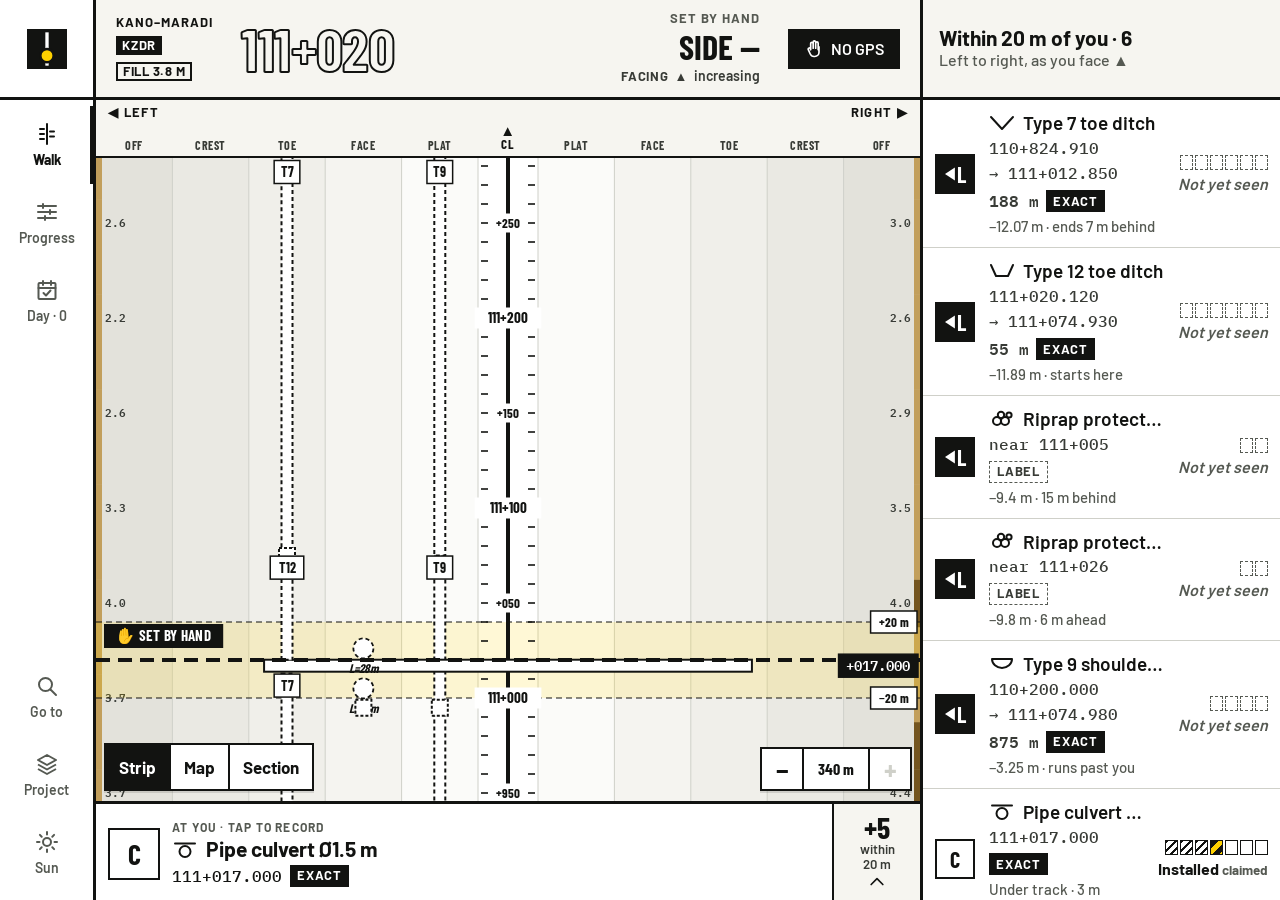
<file: index.html>
<!DOCTYPE html>
<html lang="en">
<head>
  <meta charset="UTF-8">
  <meta name="viewport" content="width=device-width, initial-scale=1.0, viewport-fit=cover, user-scalable=no">
  <title>Drainage Inspector</title>
  <meta name="description" content="Kano–Maradi–Dutse railway drainage inspector: walk the line, record what is built.">
  <meta name="theme-color" content="#F6F5F0">
  <meta name="apple-mobile-web-app-capable" content="yes">
  <meta name="mobile-web-app-capable" content="yes">
  <link rel="manifest" href="manifest.json">
  <link rel="icon" href="data:image/svg+xml,<svg xmlns='http://www.w3.org/2000/svg' viewBox='0 0 24 24'><rect width='24' height='24' fill='%23121311'/><rect x='11' y='2' width='2' height='20' fill='%23fff'/><circle cx='12' cy='16' r='4' fill='%23FFD100' stroke='%23121311' stroke-width='1.5'/></svg>">
  <link rel="stylesheet" href="fonts.css">
  <link rel="stylesheet" href="lib/leaflet.css">
  <link rel="stylesheet" href="ui/app.css?v=20261113_2">
  <link rel="stylesheet" href="ui/desk.css?v=20260929_2">
  <script>
    // Pick the layout before first paint: phone, desk (rail + docked panel) or wide (strip beside the section).
    (function () { var w = window.innerWidth, c = document.documentElement.classList; if (w >= 960) c.add('desk'); if (w >= 1360) c.add('wide'); })();
  </script>
</head>
<body>
  <div id="app">
    <section class="screen" id="scr-walk">
      <header class="pos" id="posHead"></header>
      <!-- desk: the second pane (section or map beside the strip) and the docked list -->
      <div class="pane2 desk-only" id="pane2">
        <div class="pane2-h" id="pane2Head"><div class="seg2"><button data-act="pane" data-v="section">Section</button><button data-act="pane" data-v="map">Map</button></div></div>
        <div class="pane2-b" id="pane2Body"></div>
      </div>
      <aside class="dock desk-only" id="side"></aside>
      <div class="lanes-head" id="laneHead"></div>
      <div class="lanes-head hidden" id="cutHead" style="display:flex;justify-content:space-between;gap:8px;padding:14px 12px;font:700 13px/1 var(--f-sans);letter-spacing:0.06em;white-space:nowrap"></div>
      <div class="viewport" id="vp">
        <div id="stripHost" style="position:absolute;inset:0"></div>
        <div id="mapHost" class="hidden" style="position:absolute;inset:0"></div>
        <div id="cutHost" class="hidden scroll" style="position:absolute;inset:0;touch-action:pan-y"></div>
        <div class="seg3">
          <button data-act="mode" data-mode="strip">Strip</button>
          <button data-act="mode" data-mode="map">Map</button>
          <button data-act="mode" data-mode="section">Section</button>
        </div>
        <button class="recentre hidden" id="recentre" data-act="recentre">Back to me</button>
        <div class="zoom" id="zoomCtl" role="group" aria-label="Strip scale">
          <button data-act="zoom" data-d="1" aria-label="Zoom out" title="Zoom out (−)">−</button>
          <span id="zoomLbl" title="Length of line on screen"></span>
          <button data-act="zoom" data-d="-1" aria-label="Zoom in" title="Zoom in (+)">+</button>
        </div>
      </div>
      <div class="atyou" id="atyou"></div>
    </section>
    <section class="screen" id="scr-section"></section>
    <section class="screen" id="scr-day"></section>

    <nav class="nav">
      <div class="rail-mark desk-only" aria-hidden="true"><svg viewBox="0 0 24 24"><rect width="24" height="24" fill="#121311"/><rect x="11" y="2" width="2" height="20" fill="#fff"/><circle cx="12" cy="16" r="4" fill="#FFD100" stroke="#121311" stroke-width="1.5"/></svg></div>
      <button data-act="tab" data-tab="walk"><svg viewBox="0 0 24 24" fill="none" stroke="currentColor" stroke-width="2" stroke-linecap="round"><path d="M12 2 V22 M5 7 H9 M5 12 H9 M5 17 H9 M15 9.5 H19 M15 14.5 H19"/></svg>Walk</button>
      <button data-act="tab" data-tab="section"><svg viewBox="0 0 24 24" fill="none" stroke="currentColor" stroke-width="2" stroke-linecap="round"><path d="M3 6 H21 M3 12 H21 M3 18 H21 M8 4 V8 M15 10 V14 M10 16 V20"/></svg>Progress</button>
      <button data-act="tab" data-tab="day"><svg viewBox="0 0 24 24" fill="none" stroke="currentColor" stroke-width="2" stroke-linecap="round" stroke-linejoin="round"><rect x="3.5" y="5" width="17" height="16" rx="1"/><path d="M3.5 10 H20.5 M8 3 V7 M16 3 V7 M8.5 15 L11 17.5 L15.5 12.5"/></svg><span id="navDay">Day</span></button>
      <span class="rail-gap desk-only"></span>
      <button class="desk-only" data-act="keypad" title="Go to line + chainage (G)"><svg viewBox="0 0 24 24" fill="none" stroke="currentColor" stroke-width="2" stroke-linecap="round"><circle cx="10.5" cy="10.5" r="6.5"/><path d="M15.5 15.5 L21 21"/></svg>Go to</button>
      <button class="desk-only" data-act="project" title="Project, sub-sections, base data and settings"><svg viewBox="0 0 24 24" fill="none" stroke="currentColor" stroke-width="2" stroke-linejoin="round"><path d="M12 3 L21 8 L12 13 L3 8 Z M3 12.5 L12 17.5 L21 12.5 M3 17 L12 22 L21 17"/></svg>Project</button>
      <button class="desk-only" data-act="theme-toggle" id="railTheme" title="Sun or Office theme"></button>
    </nav>
    <div id="overlay"></div>
    <div id="toastHost"></div>
  </div>

  <!-- design data, bundled so the app starts with no signal -->
  <script src="data/bundle.js?v=20261007_1"></script>
  <script src="data/section01_bundle.js?v=20260930_1"></script>
  <script src="data/section04_bundle.js?v=20261013_1"></script>
  <script src="data/section05_bundle.js?v=20261013_1"></script>
  <script src="data/structures.js?v=20261116_2"></script>
  <script src="data/section02_bundle.js?v=20260929_2"></script>
  <!-- cloud sync of records (queues offline, sends when there is signal) -->
  <script src="config.js?v=20260915_1"></script>
  <script src="sync.js?v=20260915_1"></script>
  <script src="lib/leaflet.js"></script>

  <script src="ui/model.js?v=20261116_4"></script>
  <script src="ui/icons.js?v=20261113_2"></script>
  <script src="ui/strip.js?v=20261116_2"></script>
  <script src="ui/app.js?v=20261116_3"></script>
  <script src="ui/screens.js?v=20261116_3"></script>
  <script src="ui/base.js?v=20261116_2"></script>
  <script>window.DA.boot();</script>
</body>
</html>
</file>
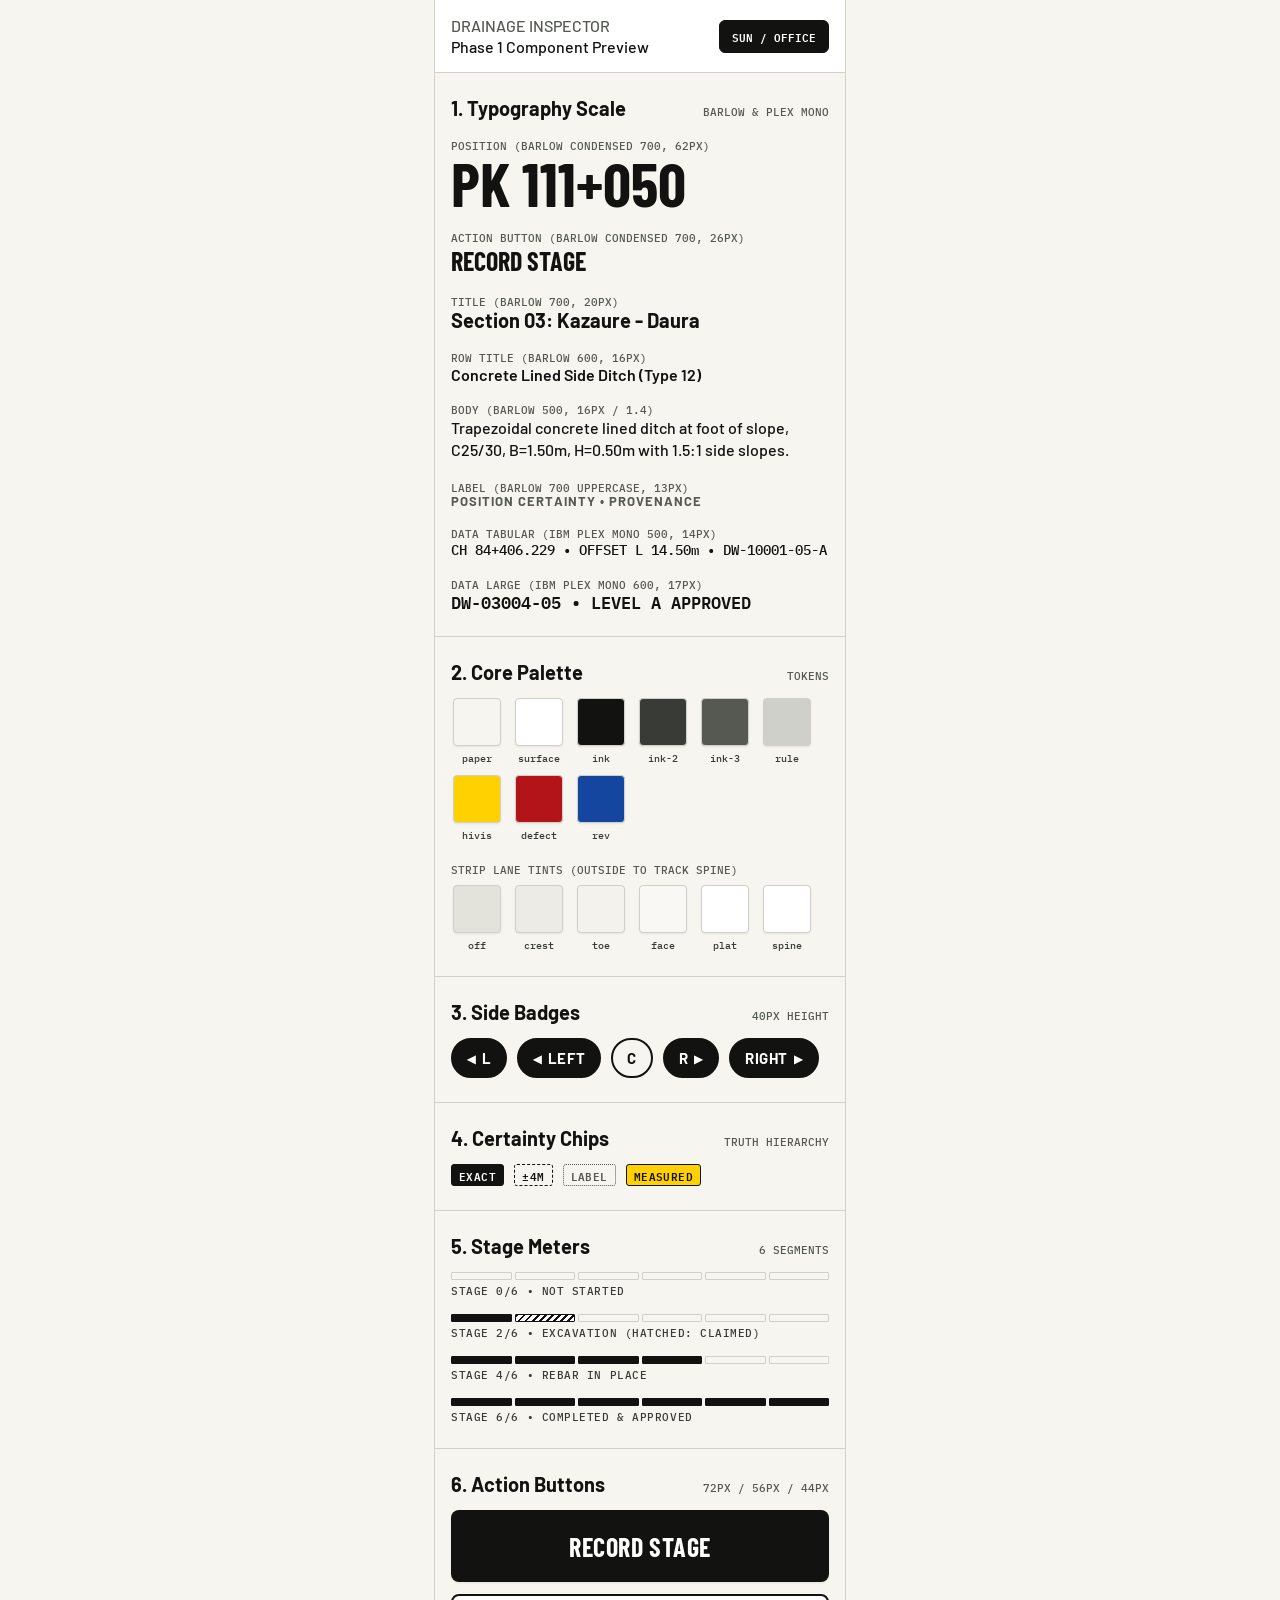
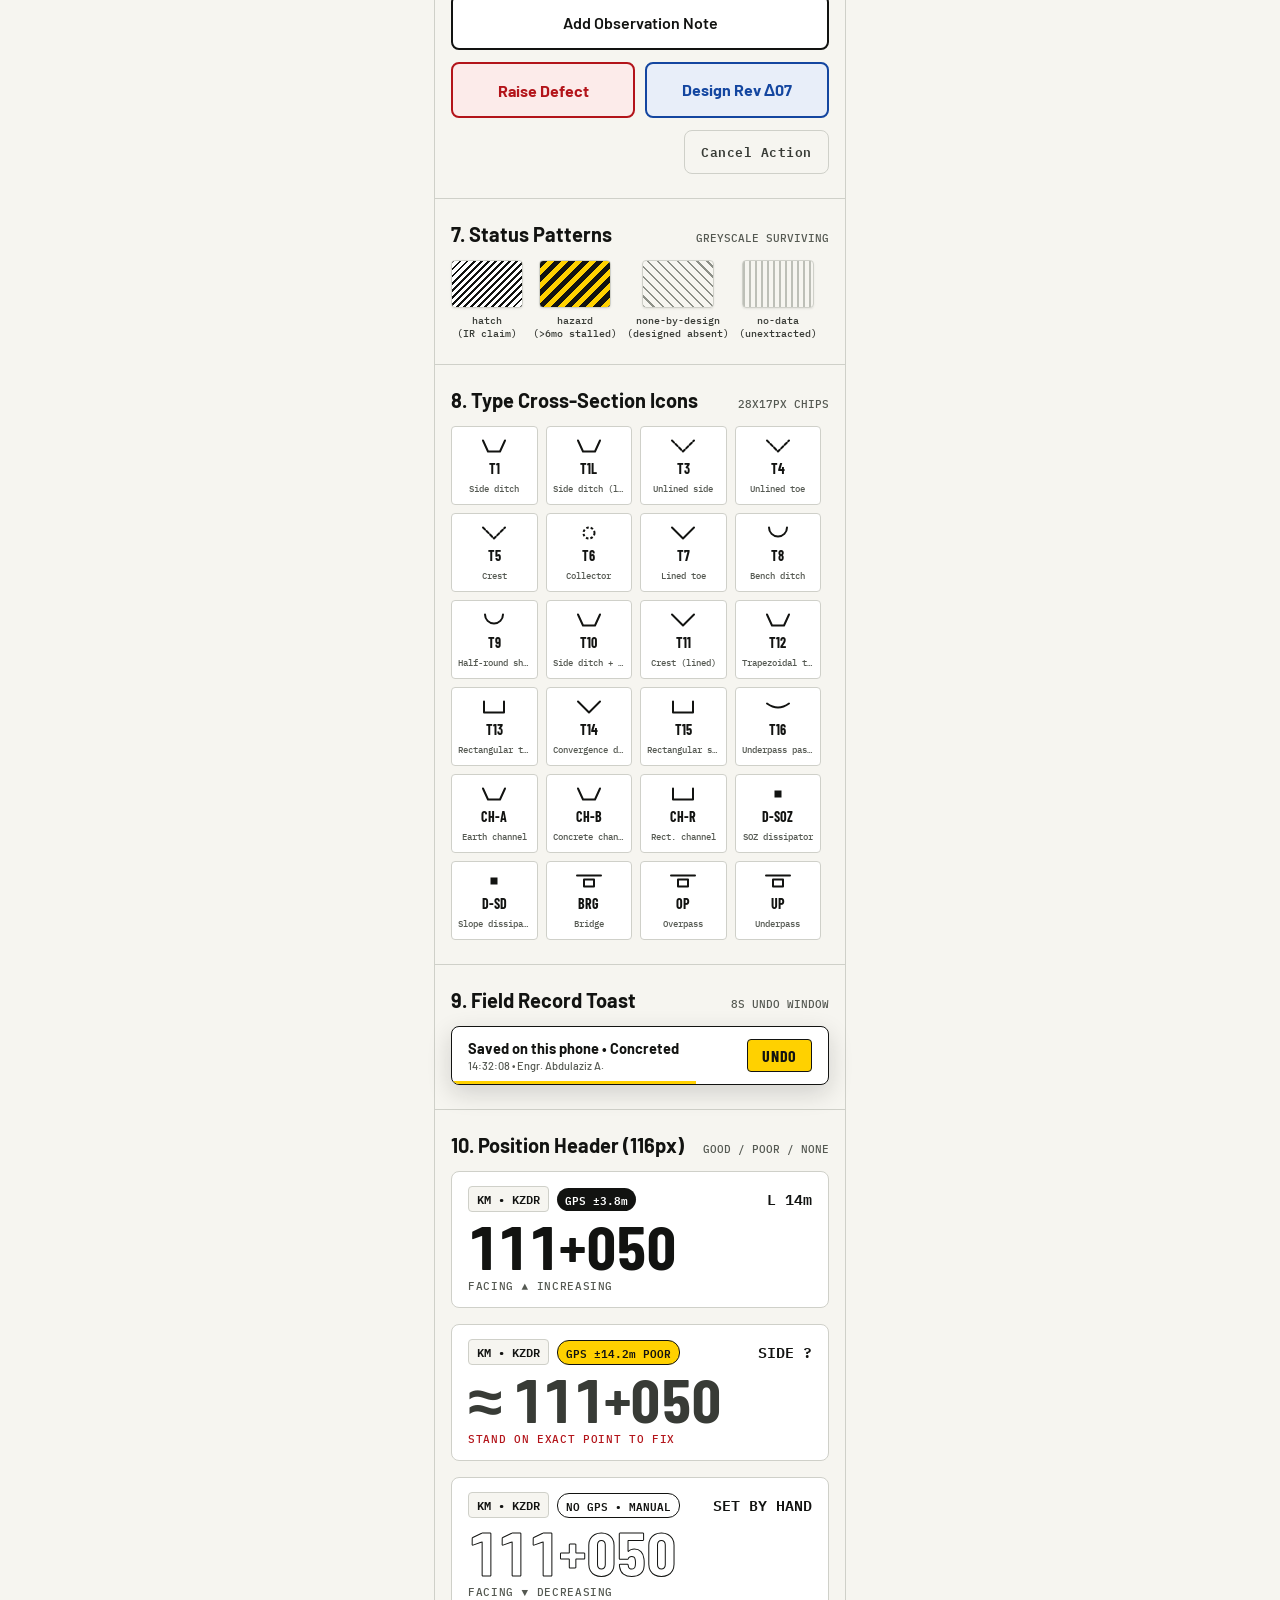
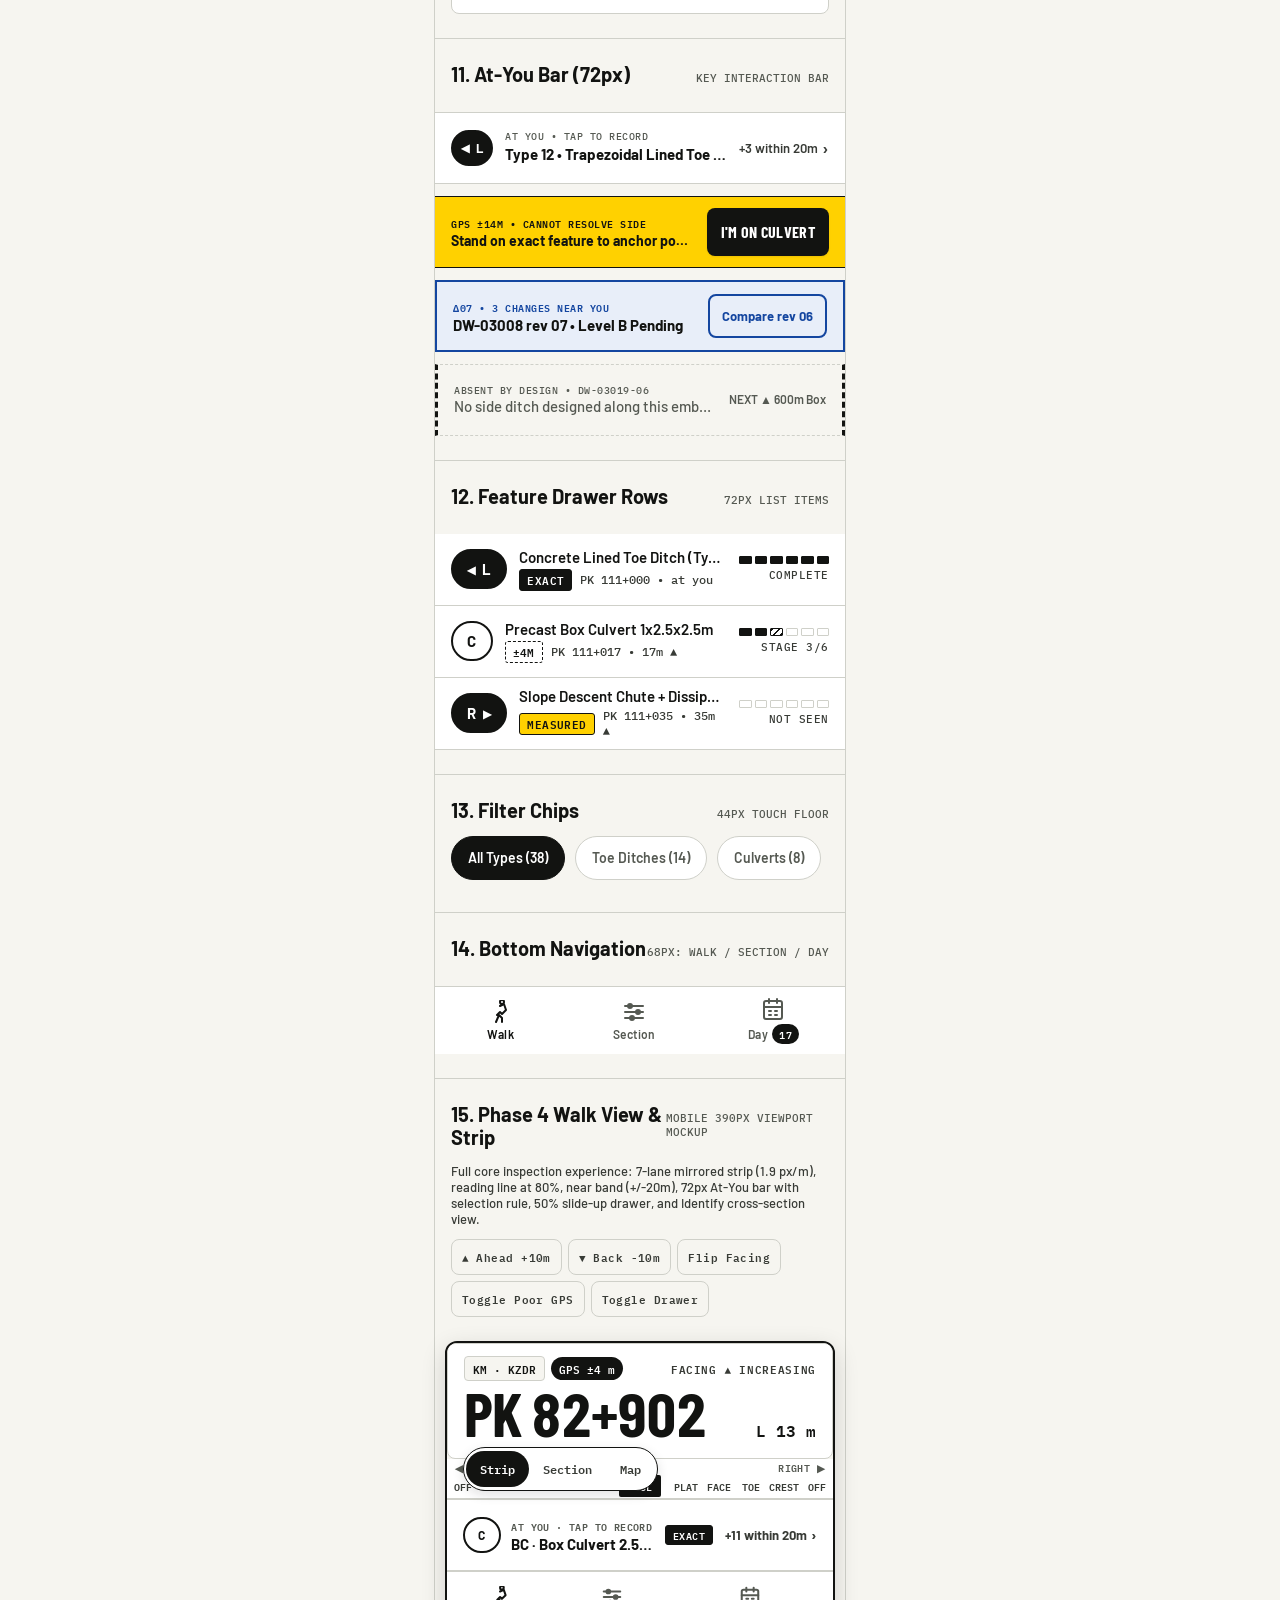
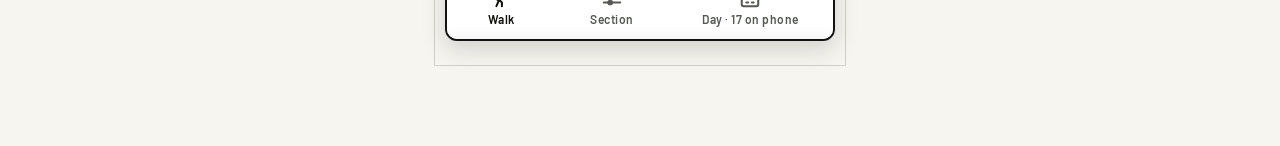
<file: preview.html>
<!DOCTYPE html>
<html lang="en">
<head>
    <meta charset="UTF-8">
    <meta name="viewport" content="width=device-width, initial-scale=1.0, maximum-scale=1.0, user-scalable=no">
    <title>Drainage Inspector - Component Preview (Phase 1)</title>
    
    <!-- Self-hosted Fonts, Design Tokens & Components -->
    <link rel="stylesheet" href="fonts.css">
    <link rel="stylesheet" href="tokens.css">
    <link rel="stylesheet" href="components.css">
    
    <style>
        * {
            box-sizing: border-box;
            margin: 0;
            padding: 0;
        }

        body {
            background-color: var(--paper);
            color: var(--ink);
            min-height: 100vh;
            padding-bottom: 80px;
            font-family: 'Barlow', sans-serif;
            -webkit-font-smoothing: antialiased;
        }
        
        .preview-container {
            max-width: 412px;
            margin: 0 auto;
            border-left: 1px solid var(--rule);
            border-right: 1px solid var(--rule);
            min-height: 100vh;
            background: var(--paper);
        }

        .preview-header {
            padding: 16px;
            border-bottom: 1px solid var(--rule);
            display: flex;
            justify-content: space-between;
            align-items: center;
            background: var(--surface);
            position: sticky;
            top: 0;
            z-index: 100;
        }

        .section {
            padding: 24px 16px;
            border-bottom: 1px solid var(--rule);
        }

        .section-header-row {
            display: flex;
            justify-content: space-between;
            align-items: baseline;
            margin-bottom: 14px;
        }

        .section-desc {
            font-family: 'IBM Plex Mono', monospace;
            font-size: 11px;
            color: var(--ink-3);
            text-transform: uppercase;
        }

        .row {
            display: flex;
            flex-direction: column;
            gap: 12px;
        }
        
        .h-row {
            display: flex;
            gap: 10px;
            flex-wrap: wrap;
            align-items: center;
        }

        .color-box {
            display: flex;
            flex-direction: column;
            align-items: center;
            gap: 6px;
            min-width: 52px;
        }

        .color-swatch {
            width: 48px;
            height: 48px;
            border-radius: var(--radius-sm, 4px);
            border: 1px solid var(--rule);
            box-shadow: var(--shadow-sm);
        }

        .color-label {
            font-family: 'IBM Plex Mono', monospace;
            font-size: 10px;
            color: var(--ink-2);
            text-align: center;
        }

        .pattern-box {
            width: 72px;
            height: 48px;
            border-radius: var(--radius-sm, 4px);
            border: 1px solid var(--rule);
            box-shadow: var(--shadow-sm);
        }

        .icon-card {
            display: flex;
            flex-direction: column;
            align-items: center;
            justify-content: center;
            padding: 10px 6px;
            background: var(--surface);
            border: 1px solid var(--rule);
            border-radius: var(--radius-sm, 4px);
            gap: 6px;
            width: calc(25% - 8px);
            min-width: 78px;
            box-sizing: border-box;
        }

        .icon-card__chip {
            font-family: 'Barlow Condensed', sans-serif;
            font-weight: 700;
            font-size: 14px;
            color: var(--ink);
        }

        .icon-card__label {
            font-family: 'IBM Plex Mono', monospace;
            font-size: 9px;
            color: var(--ink-3);
            text-align: center;
            white-space: nowrap;
            overflow: hidden;
            text-overflow: ellipsis;
            width: 100%;
        }

        .theme-btn {
            background: var(--ink);
            color: var(--surface);
            border: 1px solid var(--ink);
            padding: 6px 12px;
            border-radius: 6px;
            font-family: 'IBM Plex Mono', monospace;
            font-size: 11px;
            font-weight: 600;
            cursor: pointer;
            text-transform: uppercase;
        }
    </style>
</head>
<body>
    <div class="preview-container">
        
        <!-- Header & Theme Toggle -->
        <header class="preview-header">
            <div>
                <div class="font-label" style="color: var(--ink-3);">DRAINAGE INSPECTOR</div>
                <div class="font-row-title" style="margin-top: 2px;">Phase 1 Component Preview</div>
            </div>
            <button id="theme-toggle" class="theme-btn">Sun / Office</button>
        </header>

        <!-- 1. Typography Scale -->
        <section class="section">
            <div class="section-header-row">
                <h2 class="di-section-title" style="margin-bottom:0; border:none; padding:0;">1. Typography Scale</h2>
                <span class="section-desc">Barlow & Plex Mono</span>
            </div>
            
            <div class="row" style="gap: 14px;">
                <div>
                    <span class="section-desc">Position (Barlow Condensed 700, 62px)</span>
                    <div style="font: var(--font-position); color: var(--ink);">PK 111+050</div>
                </div>
                <div>
                    <span class="section-desc">Action Button (Barlow Condensed 700, 26px)</span>
                    <div style="font: var(--font-action); color: var(--ink); text-transform: uppercase;">RECORD STAGE</div>
                </div>
                <div>
                    <span class="section-desc">Title (Barlow 700, 20px)</span>
                    <div style="font: var(--font-title); color: var(--ink);">Section 03: Kazaure - Daura</div>
                </div>
                <div>
                    <span class="section-desc">Row Title (Barlow 600, 16px)</span>
                    <div style="font: var(--font-row-title); color: var(--ink);">Concrete Lined Side Ditch (Type 12)</div>
                </div>
                <div>
                    <span class="section-desc">Body (Barlow 500, 16px / 1.4)</span>
                    <div style="font: var(--font-body); color: var(--ink);">Trapezoidal concrete lined ditch at foot of slope, C25/30, B=1.50m, H=0.50m with 1.5:1 side slopes.</div>
                </div>
                <div>
                    <span class="section-desc">Label (Barlow 700 uppercase, 13px)</span>
                    <div style="font: var(--font-label); color: var(--ink-3); text-transform: uppercase; letter-spacing: 0.08em;">POSITION CERTAINTY &bull; PROVENANCE</div>
                </div>
                <div>
                    <span class="section-desc">Data Tabular (IBM Plex Mono 500, 14px)</span>
                    <div style="font: var(--font-data); color: var(--ink);">CH 84+406.229 &bull; OFFSET L 14.50m &bull; DW-10001-05-A</div>
                </div>
                <div>
                    <span class="section-desc">Data Large (IBM Plex Mono 600, 17px)</span>
                    <div style="font: var(--font-data-lg); color: var(--ink);">DW-03004-05 &bull; LEVEL A APPROVED</div>
                </div>
            </div>
        </section>

        <!-- 2. Color Tokens -->
        <section class="section">
            <div class="section-header-row">
                <h2 class="di-section-title" style="margin-bottom:0; border:none; padding:0;">2. Core Palette</h2>
                <span class="section-desc">Tokens</span>
            </div>
            
            <div class="h-row" style="margin-bottom: 16px;">
                <div class="color-box">
                    <div class="color-swatch" style="background: var(--paper);"></div>
                    <div class="color-label">paper</div>
                </div>
                <div class="color-box">
                    <div class="color-swatch" style="background: var(--surface);"></div>
                    <div class="color-label">surface</div>
                </div>
                <div class="color-box">
                    <div class="color-swatch" style="background: var(--ink);"></div>
                    <div class="color-label">ink</div>
                </div>
                <div class="color-box">
                    <div class="color-swatch" style="background: var(--ink-2);"></div>
                    <div class="color-label">ink-2</div>
                </div>
                <div class="color-box">
                    <div class="color-swatch" style="background: var(--ink-3);"></div>
                    <div class="color-label">ink-3</div>
                </div>
                <div class="color-box">
                    <div class="color-swatch" style="background: var(--rule);"></div>
                    <div class="color-label">rule</div>
                </div>
                <div class="color-box">
                    <div class="color-swatch" style="background: var(--hivis);"></div>
                    <div class="color-label">hivis</div>
                </div>
                <div class="color-box">
                    <div class="color-swatch" style="background: var(--defect);"></div>
                    <div class="color-label">defect</div>
                </div>
                <div class="color-box">
                    <div class="color-swatch" style="background: var(--rev);"></div>
                    <div class="color-label">rev</div>
                </div>
            </div>

            <span class="section-desc">Strip Lane Tints (outside to track spine)</span>
            <div class="h-row" style="margin-top: 8px;">
                <div class="color-box"><div class="color-swatch" style="background: var(--lane-off);"></div><div class="color-label">off</div></div>
                <div class="color-box"><div class="color-swatch" style="background: var(--lane-crest);"></div><div class="color-label">crest</div></div>
                <div class="color-box"><div class="color-swatch" style="background: var(--lane-toe);"></div><div class="color-label">toe</div></div>
                <div class="color-box"><div class="color-swatch" style="background: var(--lane-face);"></div><div class="color-label">face</div></div>
                <div class="color-box"><div class="color-swatch" style="background: var(--lane-plat);"></div><div class="color-label">plat</div></div>
                <div class="color-box"><div class="color-swatch" style="background: var(--lane-spine);"></div><div class="color-label">spine</div></div>
            </div>
        </section>

        <!-- 3. Side Badges -->
        <section class="section">
            <div class="section-header-row">
                <h2 class="di-section-title" style="margin-bottom:0; border:none; padding:0;">3. Side Badges</h2>
                <span class="section-desc">40px height</span>
            </div>
            <div class="h-row">
                <div class="di-side-badge di-side-badge--left"><span class="di-side-arrow">&#x25C0;</span> L</div>
                <div class="di-side-badge di-side-badge--left"><span class="di-side-arrow">&#x25C0;</span> LEFT</div>
                <div class="di-side-badge di-side-badge--centre">C</div>
                <div class="di-side-badge di-side-badge--right">R <span class="di-side-arrow">&#x25B6;</span></div>
                <div class="di-side-badge di-side-badge--right">RIGHT <span class="di-side-arrow">&#x25B6;</span></div>
            </div>
        </section>

        <!-- 4. Position Certainty Chips -->
        <section class="section">
            <div class="section-header-row">
                <h2 class="di-section-title" style="margin-bottom:0; border:none; padding:0;">4. Certainty Chips</h2>
                <span class="section-desc">Truth hierarchy</span>
            </div>
            <div class="h-row">
                <span class="di-certainty di-certainty--exact">EXACT</span>
                <span class="di-certainty di-certainty--derived">&plusmn;4m</span>
                <span class="di-certainty di-certainty--label">LABEL</span>
                <span class="di-certainty di-certainty--measured">MEASURED</span>
            </div>
        </section>

        <!-- 5. Stage Meters -->
        <section class="section">
            <div class="section-header-row">
                <h2 class="di-section-title" style="margin-bottom:0; border:none; padding:0;">5. Stage Meters</h2>
                <span class="section-desc">6 segments</span>
            </div>
            <div class="row" style="gap: 16px;">
                <div>
                    <div class="di-stage-meter">
                        <div class="di-stage-meter__bars">
                            <div class="di-stage-meter__segment"></div>
                            <div class="di-stage-meter__segment"></div>
                            <div class="di-stage-meter__segment"></div>
                            <div class="di-stage-meter__segment"></div>
                            <div class="di-stage-meter__segment"></div>
                            <div class="di-stage-meter__segment"></div>
                        </div>
                        <div class="di-stage-meter__label">Stage 0/6 &bull; Not Started</div>
                    </div>
                </div>
                <div>
                    <div class="di-stage-meter">
                        <div class="di-stage-meter__bars">
                            <div class="di-stage-meter__segment di-stage-meter__segment--complete"></div>
                            <div class="di-stage-meter__segment di-stage-meter__segment--partial"></div>
                            <div class="di-stage-meter__segment"></div>
                            <div class="di-stage-meter__segment"></div>
                            <div class="di-stage-meter__segment"></div>
                            <div class="di-stage-meter__segment"></div>
                        </div>
                        <div class="di-stage-meter__label">Stage 2/6 &bull; Excavation (Hatched: Claimed)</div>
                    </div>
                </div>
                <div>
                    <div class="di-stage-meter">
                        <div class="di-stage-meter__bars">
                            <div class="di-stage-meter__segment di-stage-meter__segment--complete"></div>
                            <div class="di-stage-meter__segment di-stage-meter__segment--complete"></div>
                            <div class="di-stage-meter__segment di-stage-meter__segment--complete"></div>
                            <div class="di-stage-meter__segment di-stage-meter__segment--complete"></div>
                            <div class="di-stage-meter__segment"></div>
                            <div class="di-stage-meter__segment"></div>
                        </div>
                        <div class="di-stage-meter__label">Stage 4/6 &bull; Rebar In Place</div>
                    </div>
                </div>
                <div>
                    <div class="di-stage-meter">
                        <div class="di-stage-meter__bars">
                            <div class="di-stage-meter__segment di-stage-meter__segment--complete"></div>
                            <div class="di-stage-meter__segment di-stage-meter__segment--complete"></div>
                            <div class="di-stage-meter__segment di-stage-meter__segment--complete"></div>
                            <div class="di-stage-meter__segment di-stage-meter__segment--complete"></div>
                            <div class="di-stage-meter__segment di-stage-meter__segment--complete"></div>
                            <div class="di-stage-meter__segment di-stage-meter__segment--complete"></div>
                        </div>
                        <div class="di-stage-meter__label">Stage 6/6 &bull; Completed &amp; Approved</div>
                    </div>
                </div>
            </div>
        </section>

        <!-- 6. Action Buttons -->
        <section class="section">
            <div class="section-header-row">
                <h2 class="di-section-title" style="margin-bottom:0; border:none; padding:0;">6. Action Buttons</h2>
                <span class="section-desc">72px / 56px / 44px</span>
            </div>
            <div class="row">
                <button class="di-btn di-btn--primary">RECORD STAGE</button>
                <button class="di-btn di-btn--secondary">Add Observation Note</button>
                <div class="h-row" style="justify-content: space-between;">
                    <button class="di-btn di-btn--defect" style="flex: 1;">Raise Defect</button>
                    <button class="di-btn di-btn--rev" style="flex: 1;">Design Rev &Delta;07</button>
                </div>
                <div style="display:flex; justify-content: flex-end;">
                    <button class="di-btn di-btn--tertiary">Cancel Action</button>
                </div>
            </div>
        </section>

        <!-- 7. Reasoning Patterns -->
        <section class="section">
            <div class="section-header-row">
                <h2 class="di-section-title" style="margin-bottom:0; border:none; padding:0;">7. Status Patterns</h2>
                <span class="section-desc">Greyscale surviving</span>
            </div>
            <div class="h-row">
                <div class="color-box">
                    <div class="pattern-box di-pattern--hatch"></div>
                    <div class="color-label">hatch<br>(IR claim)</div>
                </div>
                <div class="color-box">
                    <div class="pattern-box di-pattern--hazard"></div>
                    <div class="color-label">hazard<br>(&gt;6mo stalled)</div>
                </div>
                <div class="color-box">
                    <div class="pattern-box di-pattern--none-by-design"></div>
                    <div class="color-label">none-by-design<br>(designed absent)</div>
                </div>
                <div class="color-box">
                    <div class="pattern-box di-pattern--no-data"></div>
                    <div class="color-label">no-data<br>(unextracted)</div>
                </div>
            </div>
        </section>

        <!-- 8. Cross-Section Type Icons -->
        <section class="section">
            <div class="section-header-row">
                <h2 class="di-section-title" style="margin-bottom:0; border:none; padding:0;">8. Type Cross-Section Icons</h2>
                <span class="section-desc">28x17px chips</span>
            </div>
            <div id="icon-catalogue-grid" class="h-row" style="gap: 8px;">
                <!-- Populated dynamically from window.TYPE_CATALOGUE -->
            </div>
        </section>

        <!-- 9. Toast with 8s Undo -->
        <section class="section">
            <div class="section-header-row">
                <h2 class="di-section-title" style="margin-bottom:0; border:none; padding:0;">9. Field Record Toast</h2>
                <span class="section-desc">8s Undo window</span>
            </div>
            <div class="di-toast" style="--toast-progress: 65%;">
                <div>
                    <div class="di-toast__message">Saved on this phone &bull; Concreted</div>
                    <div class="font-data" style="color: var(--ink-3); font-size: 11px; margin-top: 2px;">14:32:08 &bull; Engr. Abdulaziz A.</div>
                </div>
                <button class="di-toast__action">UNDO</button>
            </div>
        </section>

        <!-- 10. Position Header (3 GPS States) -->
        <section class="section">
            <div class="section-header-row">
                <h2 class="di-section-title" style="margin-bottom:0; border:none; padding:0;">10. Position Header (116px)</h2>
                <span class="section-desc">Good / Poor / None</span>
            </div>
            
            <div class="row" style="gap: 16px;">
                <!-- Good GPS -->
                <div class="di-position-header">
                    <div class="di-position-header__top">
                        <div class="di-chip-group">
                            <span class="di-chip-section">KM &bull; KZDR</span>
                            <span class="di-gps-chip di-gps-chip--good">GPS &plusmn;3.8m</span>
                        </div>
                        <div class="di-position-header__side">L 14m</div>
                    </div>
                    <div class="di-position-header__mid">
                        <div class="di-position-header__chainage">111+050</div>
                    </div>
                    <div class="di-position-header__facing">FACING &#x25B2; INCREASING</div>
                </div>

                <!-- Poor GPS -->
                <div class="di-position-header" style="background: var(--surface);">
                    <div class="di-position-header__top">
                        <div class="di-chip-group">
                            <span class="di-chip-section">KM &bull; KZDR</span>
                            <span class="di-gps-chip di-gps-chip--poor">GPS &plusmn;14.2m POOR</span>
                        </div>
                        <div class="di-position-header__side">SIDE ?</div>
                    </div>
                    <div class="di-position-header__mid">
                        <div class="di-position-header__chainage" style="color: var(--ink-2);">&#x2248; 111+050</div>
                    </div>
                    <div class="di-position-header__facing" style="color: var(--defect);">STAND ON EXACT POINT TO FIX</div>
                </div>

                <!-- Manual / No GPS -->
                <div class="di-position-header" style="background: var(--surface);">
                    <div class="di-position-header__top">
                        <div class="di-chip-group">
                            <span class="di-chip-section">KM &bull; KZDR</span>
                            <span class="di-gps-chip di-gps-chip--none">NO GPS &bull; MANUAL</span>
                        </div>
                        <div class="di-position-header__side">SET BY HAND</div>
                    </div>
                    <div class="di-position-header__mid">
                        <div class="di-position-header__chainage" style="color: var(--ink-3); -webkit-text-stroke: 1px var(--ink); color: transparent;">111+050</div>
                    </div>
                    <div class="di-position-header__facing">FACING &#x25BC; DECREASING</div>
                </div>
            </div>
        </section>

        <!-- 11. At-You Bar (4 Variants) -->
        <section class="section" style="padding-left: 0; padding-right: 0;">
            <div style="padding: 0 16px 12px 16px;">
                <div class="section-header-row">
                    <h2 class="di-section-title" style="margin-bottom:0; border:none; padding:0;">11. At-You Bar (72px)</h2>
                    <span class="section-desc">Key interaction bar</span>
                </div>
            </div>
            
            <div class="row" style="gap: 12px;">
                <!-- 1. Normal Feature at you -->
                <div class="di-at-you-bar">
                    <div class="di-at-you-bar__left">
                        <div class="di-side-badge di-side-badge--left" style="height: 36px; min-width: 36px; padding: 0 10px; font-size: 13px;"><span class="di-side-arrow">&#x25C0;</span> L</div>
                        <div class="di-at-you-bar__info">
                            <div class="di-at-you-bar__sub">AT YOU &bull; TAP TO RECORD</div>
                            <div class="di-at-you-bar__title">Type 12 &bull; Trapezoidal Lined Toe <span class="di-certainty di-certainty--exact" style="margin-left: 4px;">EXACT</span></div>
                        </div>
                    </div>
                    <div class="di-at-you-bar__right">
                        <span>+3 within 20m</span>
                        <span style="font-size: 18px; line-height: 1;">&#x203A;</span>
                    </div>
                </div>

                <!-- 2. Poor GPS variant -->
                <div class="di-at-you-bar di-at-you-bar--poor">
                    <div class="di-at-you-bar__left">
                        <div class="di-at-you-bar__info">
                            <div class="di-at-you-bar__sub" style="color: #121311; font-weight: 700;">GPS &plusmn;14m &bull; CANNOT RESOLVE SIDE</div>
                            <div class="di-at-you-bar__title" style="color: #121311; font-size: 14px;">Stand on exact feature to anchor position</div>
                        </div>
                    </div>
                    <button class="di-btn di-btn--primary" style="height: 48px; width: auto; font-size: 16px; padding: 0 14px; margin-bottom: 0;">I'm On Culvert</button>
                </div>

                <!-- 3. Revision View variant -->
                <div class="di-at-you-bar di-at-you-bar--rev">
                    <div class="di-at-you-bar__left">
                        <div class="di-at-you-bar__info">
                            <div class="di-at-you-bar__sub" style="color: var(--rev); font-weight: 700;">&Delta;07 &bull; 3 CHANGES NEAR YOU</div>
                            <div class="di-at-you-bar__title">DW-03008 rev 07 &bull; Level B Pending</div>
                        </div>
                    </div>
                    <button class="di-btn di-btn--rev" style="height: 44px; font-size: 13px; padding: 0 12px; margin-bottom: 0;">Compare rev 06</button>
                </div>

                <!-- 4. Empty by design variant -->
                <div class="di-at-you-bar di-at-you-bar--empty">
                    <div class="di-at-you-bar__left">
                        <div class="di-at-you-bar__info">
                            <div class="di-at-you-bar__sub">ABSENT BY DESIGN &bull; DW-03019-06</div>
                            <div class="di-at-you-bar__title" style="color: var(--ink-3); font-weight: 500;">No side ditch designed along this embankment fill</div>
                        </div>
                    </div>
                    <div class="di-at-you-bar__right" style="color: var(--ink-3); font-size: 12px;">
                        <span>NEXT &#x25B2; 600m Box</span>
                    </div>
                </div>
            </div>
        </section>

        <!-- 12. Feature Rows (72px, Drawer List) -->
        <section class="section" style="padding-left: 0; padding-right: 0;">
            <div style="padding: 0 16px 12px 16px;">
                <div class="section-header-row">
                    <h2 class="di-section-title" style="margin-bottom:0; border:none; padding:0;">12. Feature Drawer Rows</h2>
                    <span class="section-desc">72px list items</span>
                </div>
            </div>
            
            <div class="row" style="gap: 0;">
                <!-- Feature 1: Complete -->
                <div class="di-feature-row">
                    <div class="di-feature-row__left">
                        <div class="di-side-badge di-side-badge--left"><span class="di-side-arrow">&#x25C0;</span> L</div>
                    </div>
                    <div class="di-feature-row__center">
                        <div class="di-feature-row__name">Concrete Lined Toe Ditch (Type 12)</div>
                        <div class="di-feature-row__details">
                            <span class="di-certainty di-certainty--exact">EXACT</span>
                            <span>PK 111+000 &bull; at you</span>
                        </div>
                    </div>
                    <div class="di-feature-row__right">
                        <div class="di-stage-meter">
                            <div class="di-stage-meter__bars" style="margin:0;">
                                <div class="di-stage-meter__segment di-stage-meter__segment--complete"></div>
                                <div class="di-stage-meter__segment di-stage-meter__segment--complete"></div>
                                <div class="di-stage-meter__segment di-stage-meter__segment--complete"></div>
                                <div class="di-stage-meter__segment di-stage-meter__segment--complete"></div>
                                <div class="di-stage-meter__segment di-stage-meter__segment--complete"></div>
                                <div class="di-stage-meter__segment di-stage-meter__segment--complete"></div>
                            </div>
                            <div class="di-stage-meter__label" style="text-align: right;">COMPLETE</div>
                        </div>
                    </div>
                </div>
                
                <!-- Feature 2: In progress / Derived -->
                <div class="di-feature-row">
                    <div class="di-feature-row__left">
                        <div class="di-side-badge di-side-badge--centre">C</div>
                    </div>
                    <div class="di-feature-row__center">
                        <div class="di-feature-row__name">Precast Box Culvert 1x2.5x2.5m</div>
                        <div class="di-feature-row__details">
                            <span class="di-certainty di-certainty--derived">&plusmn;4m</span>
                            <span>PK 111+017 &bull; 17m &#x25B2;</span>
                        </div>
                    </div>
                    <div class="di-feature-row__right">
                        <div class="di-stage-meter">
                            <div class="di-stage-meter__bars" style="margin:0;">
                                <div class="di-stage-meter__segment di-stage-meter__segment--complete"></div>
                                <div class="di-stage-meter__segment di-stage-meter__segment--complete"></div>
                                <div class="di-stage-meter__segment di-stage-meter__segment--partial"></div>
                                <div class="di-stage-meter__segment"></div>
                                <div class="di-stage-meter__segment"></div>
                                <div class="di-stage-meter__segment"></div>
                            </div>
                            <div class="di-stage-meter__label" style="text-align: right;">STAGE 3/6</div>
                        </div>
                    </div>
                </div>

                <!-- Feature 3: Right side / Measured -->
                <div class="di-feature-row">
                    <div class="di-feature-row__left">
                        <div class="di-side-badge di-side-badge--right">R <span class="di-side-arrow">&#x25B6;</span></div>
                    </div>
                    <div class="di-feature-row__center">
                        <div class="di-feature-row__name">Slope Descent Chute + Dissipator</div>
                        <div class="di-feature-row__details">
                            <span class="di-certainty di-certainty--measured">MEASURED</span>
                            <span>PK 111+035 &bull; 35m &#x25B2;</span>
                        </div>
                    </div>
                    <div class="di-feature-row__right">
                        <div class="di-stage-meter">
                            <div class="di-stage-meter__bars" style="margin:0;">
                                <div class="di-stage-meter__segment"></div>
                                <div class="di-stage-meter__segment"></div>
                                <div class="di-stage-meter__segment"></div>
                                <div class="di-stage-meter__segment"></div>
                                <div class="di-stage-meter__segment"></div>
                                <div class="di-stage-meter__segment"></div>
                            </div>
                            <div class="di-stage-meter__label" style="text-align: right;">NOT SEEN</div>
                        </div>
                    </div>
                </div>
            </div>
        </section>

        <!-- 13. Category Filter Chips (44px) -->
        <section class="section">
            <div class="section-header-row">
                <h2 class="di-section-title" style="margin-bottom:0; border:none; padding:0;">13. Filter Chips</h2>
                <span class="section-desc">44px touch floor</span>
            </div>
            <div class="h-row" style="flex-wrap: nowrap; overflow-x: auto; padding-bottom: 8px;">
                <button class="di-filter-chip di-filter-chip--active">All Types (38)</button>
                <button class="di-filter-chip">Toe Ditches (14)</button>
                <button class="di-filter-chip">Culverts (8)</button>
                <button class="di-filter-chip">Descents &amp; Chutes (12)</button>
                <button class="di-filter-chip">Bridges &amp; Crossings (4)</button>
            </div>
        </section>

        <!-- 14. Bottom Navigation (68px) -->
        <section class="section" style="padding-left: 0; padding-right: 0;">
            <div style="padding: 0 16px 12px 16px;">
                <div class="section-header-row">
                    <h2 class="di-section-title" style="margin-bottom:0; border:none; padding:0;">14. Bottom Navigation</h2>
                    <span class="section-desc">68px: Walk / Section / Day</span>
                </div>
            </div>
            
            <nav class="di-bottom-nav">
                <button class="di-bottom-nav__item di-bottom-nav__item--active">
                    <div class="di-bottom-nav__icon" id="nav-icon-walk"></div>
                    <span>Walk</span>
                </button>
                <button class="di-bottom-nav__item">
                    <div class="di-bottom-nav__icon" id="nav-icon-section"></div>
                    <span>Section</span>
                </button>
                <button class="di-bottom-nav__item">
                    <div class="di-bottom-nav__icon" id="nav-icon-day"></div>
                    <div style="display:flex; align-items:center;">
                        <span>Day</span>
                        <span class="di-bottom-nav__badge">17</span>
                    </div>
                </button>
            </nav>
        </section>

        <!-- 15. Phase 4 — Walk View, Walk Strip, At-You Bar, Drawer & Identify (§6.1, §6.2) -->
        <section class="section" style="padding-left: 0; padding-right: 0;">
            <div style="padding: 0 16px 12px 16px;">
                <div class="section-header-row">
                    <h2 class="di-section-title" style="margin-bottom:0; border:none; padding:0;">15. Phase 4 Walk View & Strip</h2>
                    <span class="section-desc">Mobile 390px Viewport Mockup</span>
                </div>
                <p style="font-family:'Barlow',sans-serif; font-size:13px; color:var(--ink-2); margin-bottom:12px;">
                    Full core inspection experience: 7-lane mirrored strip (1.9 px/m), reading line at 80%, near band (+/-20m), 72px At-You bar with selection rule, 50% slide-up drawer, and Identify cross-section view.
                </p>
                <!-- Interactive Test Controls -->
                <div class="h-row" style="margin-bottom: 12px; gap: 6px;">
                    <button type="button" class="di-btn di-btn--tertiary" id="btnWalkForward" style="height:36px; padding:0 10px; font-size:11px;">▲ Ahead +10m</button>
                    <button type="button" class="di-btn di-btn--tertiary" id="btnWalkBackward" style="height:36px; padding:0 10px; font-size:11px;">▼ Back -10m</button>
                    <button type="button" class="di-btn di-btn--tertiary" id="btnToggleFacing" style="height:36px; padding:0 10px; font-size:11px;">Flip Facing</button>
                    <button type="button" class="di-btn di-btn--tertiary" id="btnToggleGps" style="height:36px; padding:0 10px; font-size:11px;">Toggle Poor GPS</button>
                    <button type="button" class="di-btn di-btn--tertiary" id="btnToggleDrawer" style="height:36px; padding:0 10px; font-size:11px;">Toggle Drawer</button>
                </div>
            </div>

            <!-- 390px Mobile Viewport Container -->
            <div style="padding: 0 10px;">
                <div id="live-walk-view-container" style="width: 390px; height: 680px; max-width: 100%; border: 2px solid var(--ink); border-radius: 12px; overflow: hidden; position: relative; margin: 0 auto; box-shadow: var(--shadow-lg); background: var(--paper);">
                    <!-- WalkView attaches here -->
                </div>
            </div>
        </section>

    </div>

    <!-- Scripts: Type Catalogue, Type Icons & Phase 2/4/5 Modules -->
    <script src="type_catalogue.js"></script>
    <script src="type_icons.js"></script>
    <script src="data_model.js"></script>
    <script src="data_store.js"></script>
    <script src="data/kmd_alignment_stations_bundle.js"></script>
    <script src="position_engine.js"></script>
    <script src="walk_strip.js"></script>
    <script src="walk_drawer.js"></script>
    <script src="identify_view.js"></script>
    <script src="toast_manager.js"></script>
    <script src="record_view.js"></script>
    <script src="defect_view.js"></script>
    <script src="feature_detail_view.js"></script>
    <script src="walk_view.js"></script>
    <script>
        // 1. Theme Toggle
        const themeBtn = document.getElementById('theme-toggle');
        themeBtn.addEventListener('click', () => {
            const currentTheme = document.body.getAttribute('data-theme');
            if (currentTheme === 'office') {
                document.body.removeAttribute('data-theme');
            } else {
                document.body.setAttribute('data-theme', 'office');
            }
        });

        // 2. Render Navigation Icons
        if (window.TypeIcons) {
            const nw = document.getElementById('nav-icon-walk');
            if (nw) nw.innerHTML = window.TypeIcons.walk();
            
            const ns = document.getElementById('nav-icon-section');
            if (ns) ns.innerHTML = window.TypeIcons.section();
            
            const nd = document.getElementById('nav-icon-day');
            if (nd) nd.innerHTML = window.TypeIcons.day();
        }

        // 3. Render Type Cross-Section Icons from window.TYPE_CATALOGUE
        document.addEventListener('DOMContentLoaded', () => {
            const grid = document.getElementById('icon-catalogue-grid');
            if (grid && window.TYPE_CATALOGUE && window.TypeIcons) {
                const displayCodes = [
                    '1', '1L', '3', '4', '5', '6', '7', '8', '9', '10', 
                    '11', '12', '13', '14', '15', '16', 
                    'CH-A', 'CH-B', 'CH-R', 'D-SOZ', 'D-SD', 'BRG', 'OP', 'UP'
                ];

                displayCodes.forEach(code => {
                    const info = window.TYPE_CATALOGUE[code];
                    if (!info) return;

                    const card = document.createElement('div');
                    card.className = 'icon-card';

                    const iconDiv = document.createElement('div');
                    iconDiv.style.width = '28px';
                    iconDiv.style.height = '17px';
                    iconDiv.style.display = 'flex';
                    iconDiv.style.alignItems = 'center';
                    iconDiv.style.justifyContent = 'center';
                    iconDiv.innerHTML = window.TypeIcons.render(code, 28);

                    const chip = document.createElement('div');
                    chip.className = 'icon-card__chip';
                    chip.textContent = info.strip || info.code;

                    const label = document.createElement('div');
                    label.className = 'icon-card__label';
                    label.textContent = info.shortName;
                    label.title = info.fullName;

                    card.appendChild(iconDiv);
                    card.appendChild(chip);
                    card.appendChild(label);
                    grid.appendChild(card);
                });
            }

            // 4. Initialize Phase 4 Live Walk View Component
            const walkContainer = document.getElementById('live-walk-view-container');
            if (walkContainer && window.WalkView) {
                // Sample realistic features along corridor
                const sampleFeatures = [
                    {
                        feature_id: 'bc_82902',
                        geometry: 'crossing',
                        ch: 82902.439,
                        ch_start: 82902.439,
                        ch_end: 82902.439,
                        side: 'C',
                        offset_m: 0,
                        position_certainty: 'exact',
                        tolerance_m: 0,
                        type_code: 'CULV_BOX',
                        short_name: 'Box Culvert 2.5x2.5m',
                        category: 'Cross drainage',
                        current_stage: 'Concreted'
                    },
                    {
                        feature_id: 'ditch_toe_82880',
                        geometry: 'linear',
                        ch_start: 82860,
                        ch_end: 82940,
                        side: 'L',
                        lane: 'toe',
                        offset_m: 13.0,
                        position_certainty: 'derived',
                        tolerance_m: 4,
                        type_code: '12',
                        short_name: 'Trapezoidal toe ditch',
                        category: 'Toe ditch',
                        current_stage: 'Excavation',
                        has_defect: true
                    },
                    {
                        feature_id: 'ditch_plat_82870',
                        geometry: 'linear',
                        ch_start: 82870,
                        ch_end: 82960,
                        side: 'L',
                        lane: 'plat',
                        offset_m: 3.5,
                        position_certainty: 'derived',
                        tolerance_m: 4,
                        type_code: '1',
                        short_name: 'Concrete lined side ditch',
                        category: 'Side ditch',
                        current_stage: 'Completed'
                    },
                    {
                        feature_id: 'ditch_toe_r_82880',
                        geometry: 'linear',
                        ch_start: 82880,
                        ch_end: 82935,
                        side: 'R',
                        lane: 'toe',
                        offset_m: -13.0,
                        position_certainty: 'derived',
                        tolerance_m: 4,
                        type_code: '12',
                        short_name: 'Trapezoidal toe ditch',
                        category: 'Toe ditch',
                        current_stage: 'Blinding'
                    },
                    {
                        feature_id: 'descent_82905',
                        geometry: 'point',
                        ch: 82905,
                        side: 'L',
                        lane: 'face',
                        offset_m: 7.0,
                        position_certainty: 'exact',
                        type_code: 'D-SD',
                        short_name: 'Slope descent dissipator',
                        category: 'Energy dissipator',
                        current_stage: 'Rebar'
                    },
                    {
                        feature_id: 'descent_cluster_1',
                        geometry: 'point',
                        ch: 82906,
                        side: 'L',
                        lane: 'toe',
                        offset_m: 13.0,
                        type_code: 'D-SD',
                        short_name: 'Slope descent',
                        category: 'Energy dissipator'
                    },
                    {
                        feature_id: 'descent_cluster_2',
                        geometry: 'point',
                        ch: 82908,
                        side: 'L',
                        lane: 'toe',
                        offset_m: 13.0,
                        type_code: 'D-SD',
                        short_name: 'Slope descent',
                        category: 'Energy dissipator'
                    },
                    {
                        feature_id: 'descent_cluster_3',
                        geometry: 'point',
                        ch: 82910,
                        side: 'L',
                        lane: 'toe',
                        offset_m: 13.0,
                        type_code: 'D-SD',
                        short_name: 'Slope descent',
                        category: 'Energy dissipator'
                    },
                    {
                        feature_id: 'collector_82850',
                        geometry: 'linear',
                        ch_start: 82850,
                        ch_end: 82980,
                        side: 'C',
                        lane: 'cl',
                        type_code: '6',
                        short_name: 'Collector drain',
                        category: 'Track drainage',
                        current_stage: 'Completed'
                    },
                    {
                        feature_id: 'riprap_82920',
                        geometry: 'label',
                        ch: 82920,
                        side: 'R',
                        lane: 'crest',
                        offset_m: -24.0,
                        specs: 'L=28m',
                        short_name: 'Riprap armor',
                        category: 'Riprap protection'
                    },
                    {
                        feature_id: 'off_chan_82915',
                        geometry: 'off_alignment',
                        ch: 82915,
                        serves_ch: 82902,
                        distance_out_m: 180,
                        side: 'L',
                        lane: 'off',
                        offset_m: 55.0,
                        type_code: 'CH-A',
                        short_name: 'Trapezoidal earth channel',
                        category: 'Diversion channel'
                    }
                ];

                const sampleAbsences = [
                    {
                        absence_id: 'abs_demo',
                        subsection: 'KZDR',
                        side: 'R',
                        lane: 'plat',
                        ch_start: 82950,
                        ch_end: 83050,
                        reason: 'Natural drainage slope sufficient',
                        drawing_ref: 'DW-03019-06',
                        approval_level: 'A'
                    }
                ];

                let dataStore = null;
                if (window.DataStore) {
                    dataStore = new window.DataStore();
                    if (window.DataModel && window.DataModel.InspectionRequest) {
                        dataStore.inspectionRequests['IR-DEMO-01'] = new window.DataModel.InspectionRequest({
                            ir_no: 'IR-2026-042',
                            feature_id: 'bc_82902',
                            activity: 'Concreting of culvert barrel',
                            claimed_stage: 'Concreted',
                            date: '2026-09-18',
                            outcome: 'pending'
                        });
                        dataStore.inspectionRequests['IR-DEMO-02'] = new window.DataModel.InspectionRequest({
                            ir_no: 'IR-2026-015',
                            feature_id: 'ditch_toe_82880',
                            activity: 'Excavation of toe ditch',
                            claimed_stage: 'Blinding',
                            date: '2026-09-10',
                            outcome: 'approved'
                        });
                    }
                }

                const walkView = new window.WalkView(walkContainer, {
                    dataStore: dataStore,
                    initialCh: 82902.0,
                    initialSide: 'L',
                    initialOffset: 13.0,
                    initialAccuracy: 4.0,
                    initialFacing: 'increasing',
                    features: sampleFeatures,
                    absences: sampleAbsences
                });

                // Wire up Interactive Controls
                const btnFwd = document.getElementById('btnWalkForward');
                if (btnFwd) {
                    btnFwd.addEventListener('click', () => {
                        const d = walkView.userPosition.facing === 'decreasing' ? -10 : 10;
                        walkView.updatePosition({ ch: walkView.userPosition.ch + d });
                    });
                }

                const btnBwd = document.getElementById('btnWalkBackward');
                if (btnBwd) {
                    btnBwd.addEventListener('click', () => {
                        const d = walkView.userPosition.facing === 'decreasing' ? 10 : -10;
                        walkView.updatePosition({ ch: walkView.userPosition.ch + d });
                    });
                }

                const btnFacing = document.getElementById('btnToggleFacing');
                if (btnFacing) {
                    btnFacing.addEventListener('click', () => {
                        const newFacing = walkView.userPosition.facing === 'increasing' ? 'decreasing' : 'increasing';
                        walkView.updatePosition({ facing: newFacing });
                    });
                }

                const btnGps = document.getElementById('btnToggleGps');
                if (btnGps) {
                    btnGps.addEventListener('click', () => {
                        const newAcc = walkView.userPosition.accuracy_m > 8 ? 3.5 : 16.0;
                        walkView.updatePosition({ accuracy_m: newAcc });
                    });
                }

                const btnDrawer = document.getElementById('btnToggleDrawer');
                if (btnDrawer) {
                    btnDrawer.addEventListener('click', () => {
                        if (walkView.walkDrawer) walkView.walkDrawer.toggle();
                    });
                }
            }
        });
    </script>
</body>
</html>
</file>
<file: fonts.css>
/* Barlow */
@font-face {
  font-family: 'Barlow';
  font-style: normal;
  font-weight: 500;
  font-display: swap;
  src: url('fonts/barlow-500.woff2') format('woff2');
}

@font-face {
  font-family: 'Barlow';
  font-style: normal;
  font-weight: 600;
  font-display: swap;
  src: url('fonts/barlow-600.woff2') format('woff2');
}

@font-face {
  font-family: 'Barlow';
  font-style: normal;
  font-weight: 700;
  font-display: swap;
  src: url('fonts/barlow-700.woff2') format('woff2');
}

/* Barlow Condensed */
@font-face {
  font-family: 'Barlow Condensed';
  font-style: normal;
  font-weight: 700;
  font-display: swap;
  src: url('fonts/barlow-condensed-700.woff2') format('woff2');
}

/* IBM Plex Mono */
@font-face {
  font-family: 'IBM Plex Mono';
  font-style: normal;
  font-weight: 500;
  font-display: swap;
  src: url('fonts/ibm-plex-mono-500.woff2') format('woff2');
}

@font-face {
  font-family: 'IBM Plex Mono';
  font-style: normal;
  font-weight: 600;
  font-display: swap;
  src: url('fonts/ibm-plex-mono-600.woff2') format('woff2');
}
</file>
<file: lib/leaflet.css>
/* required styles */

.leaflet-pane,
.leaflet-tile,
.leaflet-marker-icon,
.leaflet-marker-shadow,
.leaflet-tile-container,
.leaflet-pane > svg,
.leaflet-pane > canvas,
.leaflet-zoom-box,
.leaflet-image-layer,
.leaflet-layer {
	position: absolute;
	left: 0;
	top: 0;
	}
.leaflet-container {
	overflow: hidden;
	}
.leaflet-tile,
.leaflet-marker-icon,
.leaflet-marker-shadow {
	-webkit-user-select: none;
	   -moz-user-select: none;
	        user-select: none;
	  -webkit-user-drag: none;
	}
/* Prevents IE11 from highlighting tiles in blue */
.leaflet-tile::selection {
	background: transparent;
}
/* Safari renders non-retina tile on retina better with this, but Chrome is worse */
.leaflet-safari .leaflet-tile {
	image-rendering: -webkit-optimize-contrast;
	}
/* hack that prevents hw layers "stretching" when loading new tiles */
.leaflet-safari .leaflet-tile-container {
	width: 1600px;
	height: 1600px;
	-webkit-transform-origin: 0 0;
	}
.leaflet-marker-icon,
.leaflet-marker-shadow {
	display: block;
	}
/* .leaflet-container svg: reset svg max-width decleration shipped in Joomla! (joomla.org) 3.x */
/* .leaflet-container img: map is broken in FF if you have max-width: 100% on tiles */
.leaflet-container .leaflet-overlay-pane svg {
	max-width: none !important;
	max-height: none !important;
	}
.leaflet-container .leaflet-marker-pane img,
.leaflet-container .leaflet-shadow-pane img,
.leaflet-container .leaflet-tile-pane img,
.leaflet-container img.leaflet-image-layer,
.leaflet-container .leaflet-tile {
	max-width: none !important;
	max-height: none !important;
	width: auto;
	padding: 0;
	}

.leaflet-container img.leaflet-tile {
	/* See: https://bugs.chromium.org/p/chromium/issues/detail?id=600120 */
	mix-blend-mode: plus-lighter;
}

.leaflet-container.leaflet-touch-zoom {
	-ms-touch-action: pan-x pan-y;
	touch-action: pan-x pan-y;
	}
.leaflet-container.leaflet-touch-drag {
	-ms-touch-action: pinch-zoom;
	/* Fallback for FF which doesn't support pinch-zoom */
	touch-action: none;
	touch-action: pinch-zoom;
}
.leaflet-container.leaflet-touch-drag.leaflet-touch-zoom {
	-ms-touch-action: none;
	touch-action: none;
}
.leaflet-container {
	-webkit-tap-highlight-color: transparent;
}
.leaflet-container a {
	-webkit-tap-highlight-color: rgba(51, 181, 229, 0.4);
}
.leaflet-tile {
	filter: inherit;
	visibility: hidden;
	}
.leaflet-tile-loaded {
	visibility: inherit;
	}
.leaflet-zoom-box {
	width: 0;
	height: 0;
	-moz-box-sizing: border-box;
	     box-sizing: border-box;
	z-index: 800;
	}
/* workaround for https://bugzilla.mozilla.org/show_bug.cgi?id=888319 */
.leaflet-overlay-pane svg {
	-moz-user-select: none;
	}

.leaflet-pane         { z-index: 400; }

.leaflet-tile-pane    { z-index: 200; }
.leaflet-overlay-pane { z-index: 400; }
.leaflet-shadow-pane  { z-index: 500; }
.leaflet-marker-pane  { z-index: 600; }
.leaflet-tooltip-pane   { z-index: 650; }
.leaflet-popup-pane   { z-index: 700; }

.leaflet-map-pane canvas { z-index: 100; }
.leaflet-map-pane svg    { z-index: 200; }

.leaflet-vml-shape {
	width: 1px;
	height: 1px;
	}
.lvml {
	behavior: url(#default#VML);
	display: inline-block;
	position: absolute;
	}


/* control positioning */

.leaflet-control {
	position: relative;
	z-index: 800;
	pointer-events: visiblePainted; /* IE 9-10 doesn't have auto */
	pointer-events: auto;
	}
.leaflet-top,
.leaflet-bottom {
	position: absolute;
	z-index: 1000;
	pointer-events: none;
	}
.leaflet-top {
	top: 0;
	}
.leaflet-right {
	right: 0;
	}
.leaflet-bottom {
	bottom: 0;
	}
.leaflet-left {
	left: 0;
	}
.leaflet-control {
	float: left;
	clear: both;
	}
.leaflet-right .leaflet-control {
	float: right;
	}
.leaflet-top .leaflet-control {
	margin-top: 10px;
	}
.leaflet-bottom .leaflet-control {
	margin-bottom: 10px;
	}
.leaflet-left .leaflet-control {
	margin-left: 10px;
	}
.leaflet-right .leaflet-control {
	margin-right: 10px;
	}


/* zoom and fade animations */

.leaflet-fade-anim .leaflet-popup {
	opacity: 0;
	-webkit-transition: opacity 0.2s linear;
	   -moz-transition: opacity 0.2s linear;
	        transition: opacity 0.2s linear;
	}
.leaflet-fade-anim .leaflet-map-pane .leaflet-popup {
	opacity: 1;
	}
.leaflet-zoom-animated {
	-webkit-transform-origin: 0 0;
	    -ms-transform-origin: 0 0;
	        transform-origin: 0 0;
	}
svg.leaflet-zoom-animated {
	will-change: transform;
}

.leaflet-zoom-anim .leaflet-zoom-animated {
	-webkit-transition: -webkit-transform 0.25s cubic-bezier(0,0,0.25,1);
	   -moz-transition:    -moz-transform 0.25s cubic-bezier(0,0,0.25,1);
	        transition:         transform 0.25s cubic-bezier(0,0,0.25,1);
	}
.leaflet-zoom-anim .leaflet-tile,
.leaflet-pan-anim .leaflet-tile {
	-webkit-transition: none;
	   -moz-transition: none;
	        transition: none;
	}

.leaflet-zoom-anim .leaflet-zoom-hide {
	visibility: hidden;
	}


/* cursors */

.leaflet-interactive {
	cursor: pointer;
	}
.leaflet-grab {
	cursor: -webkit-grab;
	cursor:    -moz-grab;
	cursor:         grab;
	}
.leaflet-crosshair,
.leaflet-crosshair .leaflet-interactive {
	cursor: crosshair;
	}
.leaflet-popup-pane,
.leaflet-control {
	cursor: auto;
	}
.leaflet-dragging .leaflet-grab,
.leaflet-dragging .leaflet-grab .leaflet-interactive,
.leaflet-dragging .leaflet-marker-draggable {
	cursor: move;
	cursor: -webkit-grabbing;
	cursor:    -moz-grabbing;
	cursor:         grabbing;
	}

/* marker & overlays interactivity */
.leaflet-marker-icon,
.leaflet-marker-shadow,
.leaflet-image-layer,
.leaflet-pane > svg path,
.leaflet-tile-container {
	pointer-events: none;
	}

.leaflet-marker-icon.leaflet-interactive,
.leaflet-image-layer.leaflet-interactive,
.leaflet-pane > svg path.leaflet-interactive,
svg.leaflet-image-layer.leaflet-interactive path {
	pointer-events: visiblePainted; /* IE 9-10 doesn't have auto */
	pointer-events: auto;
	}

/* visual tweaks */

.leaflet-container {
	background: #ddd;
	outline-offset: 1px;
	}
.leaflet-container a {
	color: #0078A8;
	}
.leaflet-zoom-box {
	border: 2px dotted #38f;
	background: rgba(255,255,255,0.5);
	}


/* general typography */
.leaflet-container {
	font-family: "Helvetica Neue", Arial, Helvetica, sans-serif;
	font-size: 12px;
	font-size: 0.75rem;
	line-height: 1.5;
	}


/* general toolbar styles */

.leaflet-bar {
	box-shadow: 0 1px 5px rgba(0,0,0,0.65);
	border-radius: 4px;
	}
.leaflet-bar a {
	background-color: #fff;
	border-bottom: 1px solid #ccc;
	width: 26px;
	height: 26px;
	line-height: 26px;
	display: block;
	text-align: center;
	text-decoration: none;
	color: black;
	}
.leaflet-bar a,
.leaflet-control-layers-toggle {
	background-position: 50% 50%;
	background-repeat: no-repeat;
	display: block;
	}
.leaflet-bar a:hover,
.leaflet-bar a:focus {
	background-color: #f4f4f4;
	}
.leaflet-bar a:first-child {
	border-top-left-radius: 4px;
	border-top-right-radius: 4px;
	}
.leaflet-bar a:last-child {
	border-bottom-left-radius: 4px;
	border-bottom-right-radius: 4px;
	border-bottom: none;
	}
.leaflet-bar a.leaflet-disabled {
	cursor: default;
	background-color: #f4f4f4;
	color: #bbb;
	}

.leaflet-touch .leaflet-bar a {
	width: 30px;
	height: 30px;
	line-height: 30px;
	}
.leaflet-touch .leaflet-bar a:first-child {
	border-top-left-radius: 2px;
	border-top-right-radius: 2px;
	}
.leaflet-touch .leaflet-bar a:last-child {
	border-bottom-left-radius: 2px;
	border-bottom-right-radius: 2px;
	}

/* zoom control */

.leaflet-control-zoom-in,
.leaflet-control-zoom-out {
	font: bold 18px 'Lucida Console', Monaco, monospace;
	text-indent: 1px;
	}

.leaflet-touch .leaflet-control-zoom-in, .leaflet-touch .leaflet-control-zoom-out  {
	font-size: 22px;
	}


/* layers control */

.leaflet-control-layers {
	box-shadow: 0 1px 5px rgba(0,0,0,0.4);
	background: #fff;
	border-radius: 5px;
	}
.leaflet-control-layers-toggle {
	background-image: url(images/layers.png);
	width: 36px;
	height: 36px;
	}
.leaflet-retina .leaflet-control-layers-toggle {
	background-image: url(images/layers-2x.png);
	background-size: 26px 26px;
	}
.leaflet-touch .leaflet-control-layers-toggle {
	width: 44px;
	height: 44px;
	}
.leaflet-control-layers .leaflet-control-layers-list,
.leaflet-control-layers-expanded .leaflet-control-layers-toggle {
	display: none;
	}
.leaflet-control-layers-expanded .leaflet-control-layers-list {
	display: block;
	position: relative;
	}
.leaflet-control-layers-expanded {
	padding: 6px 10px 6px 6px;
	color: #333;
	background: #fff;
	}
.leaflet-control-layers-scrollbar {
	overflow-y: scroll;
	overflow-x: hidden;
	padding-right: 5px;
	}
.leaflet-control-layers-selector {
	margin-top: 2px;
	position: relative;
	top: 1px;
	}
.leaflet-control-layers label {
	display: block;
	font-size: 13px;
	font-size: 1.08333em;
	}
.leaflet-control-layers-separator {
	height: 0;
	border-top: 1px solid #ddd;
	margin: 5px -10px 5px -6px;
	}

/* Default icon URLs */
.leaflet-default-icon-path { /* used only in path-guessing heuristic, see L.Icon.Default */
	background-image: url(images/marker-icon.png);
	}


/* attribution and scale controls */

.leaflet-container .leaflet-control-attribution {
	background: #fff;
	background: rgba(255, 255, 255, 0.8);
	margin: 0;
	}
.leaflet-control-attribution,
.leaflet-control-scale-line {
	padding: 0 5px;
	color: #333;
	line-height: 1.4;
	}
.leaflet-control-attribution a {
	text-decoration: none;
	}
.leaflet-control-attribution a:hover,
.leaflet-control-attribution a:focus {
	text-decoration: underline;
	}
.leaflet-attribution-flag {
	display: inline !important;
	vertical-align: baseline !important;
	width: 1em;
	height: 0.6669em;
	}
.leaflet-left .leaflet-control-scale {
	margin-left: 5px;
	}
.leaflet-bottom .leaflet-control-scale {
	margin-bottom: 5px;
	}
.leaflet-control-scale-line {
	border: 2px solid #777;
	border-top: none;
	line-height: 1.1;
	padding: 2px 5px 1px;
	white-space: nowrap;
	-moz-box-sizing: border-box;
	     box-sizing: border-box;
	background: rgba(255, 255, 255, 0.8);
	text-shadow: 1px 1px #fff;
	}
.leaflet-control-scale-line:not(:first-child) {
	border-top: 2px solid #777;
	border-bottom: none;
	margin-top: -2px;
	}
.leaflet-control-scale-line:not(:first-child):not(:last-child) {
	border-bottom: 2px solid #777;
	}

.leaflet-touch .leaflet-control-attribution,
.leaflet-touch .leaflet-control-layers,
.leaflet-touch .leaflet-bar {
	box-shadow: none;
	}
.leaflet-touch .leaflet-control-layers,
.leaflet-touch .leaflet-bar {
	border: 2px solid rgba(0,0,0,0.2);
	background-clip: padding-box;
	}


/* popup */

.leaflet-popup {
	position: absolute;
	text-align: center;
	margin-bottom: 20px;
	}
.leaflet-popup-content-wrapper {
	padding: 1px;
	text-align: left;
	border-radius: 12px;
	}
.leaflet-popup-content {
	margin: 13px 24px 13px 20px;
	line-height: 1.3;
	font-size: 13px;
	font-size: 1.08333em;
	min-height: 1px;
	}
.leaflet-popup-content p {
	margin: 17px 0;
	margin: 1.3em 0;
	}
.leaflet-popup-tip-container {
	width: 40px;
	height: 20px;
	position: absolute;
	left: 50%;
	margin-top: -1px;
	margin-left: -20px;
	overflow: hidden;
	pointer-events: none;
	}
.leaflet-popup-tip {
	width: 17px;
	height: 17px;
	padding: 1px;

	margin: -10px auto 0;
	pointer-events: auto;

	-webkit-transform: rotate(45deg);
	   -moz-transform: rotate(45deg);
	    -ms-transform: rotate(45deg);
	        transform: rotate(45deg);
	}
.leaflet-popup-content-wrapper,
.leaflet-popup-tip {
	background: white;
	color: #333;
	box-shadow: 0 3px 14px rgba(0,0,0,0.4);
	}
.leaflet-container a.leaflet-popup-close-button {
	position: absolute;
	top: 0;
	right: 0;
	border: none;
	text-align: center;
	width: 24px;
	height: 24px;
	font: 16px/24px Tahoma, Verdana, sans-serif;
	color: #757575;
	text-decoration: none;
	background: transparent;
	}
.leaflet-container a.leaflet-popup-close-button:hover,
.leaflet-container a.leaflet-popup-close-button:focus {
	color: #585858;
	}
.leaflet-popup-scrolled {
	overflow: auto;
	}

.leaflet-oldie .leaflet-popup-content-wrapper {
	-ms-zoom: 1;
	}
.leaflet-oldie .leaflet-popup-tip {
	width: 24px;
	margin: 0 auto;

	-ms-filter: "progid:DXImageTransform.Microsoft.Matrix(M11=0.70710678, M12=0.70710678, M21=-0.70710678, M22=0.70710678)";
	filter: progid:DXImageTransform.Microsoft.Matrix(M11=0.70710678, M12=0.70710678, M21=-0.70710678, M22=0.70710678);
	}

.leaflet-oldie .leaflet-control-zoom,
.leaflet-oldie .leaflet-control-layers,
.leaflet-oldie .leaflet-popup-content-wrapper,
.leaflet-oldie .leaflet-popup-tip {
	border: 1px solid #999;
	}


/* div icon */

.leaflet-div-icon {
	background: #fff;
	border: 1px solid #666;
	}


/* Tooltip */
/* Base styles for the element that has a tooltip */
.leaflet-tooltip {
	position: absolute;
	padding: 6px;
	background-color: #fff;
	border: 1px solid #fff;
	border-radius: 3px;
	color: #222;
	white-space: nowrap;
	-webkit-user-select: none;
	-moz-user-select: none;
	-ms-user-select: none;
	user-select: none;
	pointer-events: none;
	box-shadow: 0 1px 3px rgba(0,0,0,0.4);
	}
.leaflet-tooltip.leaflet-interactive {
	cursor: pointer;
	pointer-events: auto;
	}
.leaflet-tooltip-top:before,
.leaflet-tooltip-bottom:before,
.leaflet-tooltip-left:before,
.leaflet-tooltip-right:before {
	position: absolute;
	pointer-events: none;
	border: 6px solid transparent;
	background: transparent;
	content: "";
	}

/* Directions */

.leaflet-tooltip-bottom {
	margin-top: 6px;
}
.leaflet-tooltip-top {
	margin-top: -6px;
}
.leaflet-tooltip-bottom:before,
.leaflet-tooltip-top:before {
	left: 50%;
	margin-left: -6px;
	}
.leaflet-tooltip-top:before {
	bottom: 0;
	margin-bottom: -12px;
	border-top-color: #fff;
	}
.leaflet-tooltip-bottom:before {
	top: 0;
	margin-top: -12px;
	margin-left: -6px;
	border-bottom-color: #fff;
	}
.leaflet-tooltip-left {
	margin-left: -6px;
}
.leaflet-tooltip-right {
	margin-left: 6px;
}
.leaflet-tooltip-left:before,
.leaflet-tooltip-right:before {
	top: 50%;
	margin-top: -6px;
	}
.leaflet-tooltip-left:before {
	right: 0;
	margin-right: -12px;
	border-left-color: #fff;
	}
.leaflet-tooltip-right:before {
	left: 0;
	margin-left: -12px;
	border-right-color: #fff;
	}

/* Printing */

@media print {
	/* Prevent printers from removing background-images of controls. */
	.leaflet-control {
		-webkit-print-color-adjust: exact;
		print-color-adjust: exact;
		}
	}
</file>
<file: ui/app.css>
/* Drainage Inspector — "Survey signage"
   Ink on paper for full sun. One hi-vis yellow for "you, now", one red for
   "wrong", revision blue only for design changes. */

:root {
  --paper: #F6F5F0;
  --surface: #FFFFFF;
  --ink: #121311;
  --ink-2: #383B36;
  --ink-3: #555952;
  --rule: #CFD0C9;
  --hivis: #FFD100;
  --hivis-soft: rgba(255, 209, 0, 0.22);
  --hivis-band: rgba(255, 209, 0, 0.16);
  --on-hivis: #121311;
  --defect: #B3141A;
  --defect-bg: #FCEBEA;
  --rev: #1446A0;
  --rev-bg: #E8EEF9;
  --on-ink: #FFFFFF;
  --lane-off: #E3E2DB;
  --lane-crest: #EAE9E3;
  --lane-toe: #F0EFEA;
  --lane-face: #F5F4F0;
  --lane-plat: #FBFBF9;
  --lane-spine: #FFFFFF;
  --scrim: rgba(18, 19, 17, 0.45);
  --part: #8C8E86;
  /* embankment height bands on the strip: below the Type 9 threshold, up to 4 m, 4 m and over */
  --fill-lo: #E4DAC2;
  --fill-mid: #C29F5C;
  --fill-hi: #74551F;
  /* reference structures (bridges, road crossings): drawn for finding your way, not inspected */
  --ref: #4F6272;
  --ref-bg: rgba(79, 98, 114, 0.13);
  --hatch: repeating-linear-gradient(135deg, var(--ink) 0 2px, transparent 2px 6px);
  --hazard: repeating-linear-gradient(135deg, var(--ink) 0 5px, var(--hivis) 5px 10px);
  --none-design: repeating-linear-gradient(135deg, #9A9C94 0 1.5px, transparent 1.5px 8px);
  --no-data: repeating-linear-gradient(90deg, #BDBFB7 0 2px, transparent 2px 6px);
  --f-cond: 'Barlow Condensed', 'Arial Narrow', sans-serif;
  --f-sans: 'Barlow', 'Segoe UI', Roboto, sans-serif;
  --f-mono: 'IBM Plex Mono', ui-monospace, Menlo, Consolas, monospace;
  --nav-h: 68px;
  --safe-b: env(safe-area-inset-bottom, 0px);
  color-scheme: light;
}

:root[data-theme="office"] {
  --paper: #151614;
  --surface: #1F201E;
  --ink: #F2F1EC;
  --ink-2: #C9CAC3;
  --ink-3: #9A9C94;
  --rule: #3A3C38;
  --hivis-soft: rgba(255, 209, 0, 0.18);
  --hivis-band: rgba(255, 209, 0, 0.12);
  --defect: #FF6B61;
  --defect-bg: #3A1917;
  --rev: #7EA6E8;
  --rev-bg: #18243A;
  --on-ink: #151614;
  --lane-off: #1A1B19;
  --lane-crest: #1D1E1C;
  --lane-toe: #20211F;
  --lane-face: #232422;
  --lane-plat: #262725;
  --lane-spine: #2A2B29;
  --scrim: rgba(0, 0, 0, 0.6);
  --part: #6F716A;
  --fill-lo: #3A3428;
  --fill-mid: #8A6E3A;
  --fill-hi: #D9B46A;
  --ref: #9DB3C6;
  --ref-bg: rgba(157, 179, 198, 0.14);
  color-scheme: dark;
}

* { box-sizing: border-box; }
html, body { margin: 0; height: 100%; }
body {
  background: var(--paper);
  color: var(--ink);
  font: 500 16px/1.4 var(--f-sans);
  -webkit-font-smoothing: antialiased;
  -webkit-tap-highlight-color: transparent;
  overscroll-behavior: none;
  font-variant-numeric: tabular-nums;
}
button { font: inherit; color: inherit; background: none; border: 0; padding: 0; cursor: pointer; }
input, textarea, select { font: inherit; color: var(--ink); }
svg { display: block; }
.mono { font-family: var(--f-mono); }
.cond { font-family: var(--f-cond); }
.muted { color: var(--ink-3); }
.hidden { display: none !important; }

/* ------------------------------------------------------------ app frame */
#app {
  position: fixed; inset: 0;
  display: flex; flex-direction: column;
  max-width: 560px; margin: 0 auto;
  background: var(--paper);
  overflow: hidden;
}
@media (min-width: 561px) {
  body { background: #D9D8D1; }
  :root[data-theme="office"] body { background: #0C0D0C; }
  #app { border-left: 1px solid var(--rule); border-right: 1px solid var(--rule); }
}
.screen { flex: 1; min-height: 0; display: none; flex-direction: column; position: relative; }
.screen.on { display: flex; }
.scroll { flex: 1; min-height: 0; overflow-y: auto; -webkit-overflow-scrolling: touch; }

/* ---------------------------------------------------- position header */
.pos {
  flex: none;
  padding: 10px 16px 8px;
  border-bottom: 3px solid var(--ink);
  background: var(--paper);
  display: grid;
  grid-template-columns: 1fr auto;
  grid-template-rows: auto auto;
  column-gap: 8px;
}
.pos-line { display: flex; align-items: center; gap: 8px; font: 700 13px/1 var(--f-sans); letter-spacing: 0.08em; text-transform: uppercase; min-width: 0; }
.chip-sub { background: var(--ink); color: var(--on-ink); padding: 3px 6px; letter-spacing: 0.06em; }
.chip-fill { border: 2px solid var(--ink); padding: 1px 5px; letter-spacing: 0.04em; white-space: nowrap; }
.chip-fill.t9 { border-color: var(--defect); color: var(--defect); }
.chip-ref { background: var(--ref); color: var(--on-ink); padding: 3px 6px; letter-spacing: 0.04em; white-space: nowrap; overflow: hidden; text-overflow: ellipsis; max-width: 130px; }
.gps {
  justify-self: end;
  display: inline-flex; align-items: center; gap: 7px;
  height: 30px; padding: 0 10px;
  border: 2px solid var(--ink);
  font: 600 15px/1 var(--f-sans);
  white-space: nowrap;
}
.gps.poor { background: var(--hivis); border-color: var(--hivis); color: var(--on-hivis); }
.gps.none { background: var(--ink); border-color: var(--ink); color: var(--on-ink); }
.gps.anchor { background: var(--ink); border-color: var(--ink); color: var(--on-ink); }
.pos-ch {
  font: 700 62px/0.95 var(--f-cond);
  letter-spacing: -0.01em;
  margin-top: 8px;
  white-space: nowrap;
  align-self: end;
}
.pos-ch .approx { font-size: 0.8em; margin-right: 2px; }
.pos-ch.hand { color: transparent; -webkit-text-stroke: 2px var(--ink); }
.pos-you { text-align: right; align-self: end; justify-self: end; padding-bottom: 2px; }
.pos-you .lbl { font: 700 13px/1 var(--f-sans); letter-spacing: 0.08em; color: var(--ink-3); text-transform: uppercase; }
.pos-you .side { font: 700 34px/1.05 var(--f-cond); margin: 4px 0 4px; white-space: nowrap; }
.pos-you .facing { font: 700 13px/1 var(--f-sans); letter-spacing: 0.06em; color: var(--ink-2); white-space: nowrap; }
.pos-you .facing b { font-weight: 600; letter-spacing: 0; text-transform: none; font-size: 14px; }
.pos-you .facing .tri { display: inline-block; margin: 0 2px; }
.pos button.tap { text-align: inherit; }
.pos .pos-you.tap { text-align: right; }
.pos .pos-ch.tap { text-align: left; }
@media (max-width: 370px) {
  .pos-ch { font-size: 52px; }
  .pos-you .side { font-size: 28px; }
}

/* -------------------------------------------------------- lane header */
.lanes-head {
  flex: none;
  display: grid;
  border-bottom: 2px solid var(--ink);
  background: var(--paper);
  padding: 6px 0 5px;
  font: 700 12px/1 var(--f-cond);
  letter-spacing: 0.04em;
}
.lanes-head .sides { display: flex; justify-content: space-between; padding: 0 12px 4px; font: 700 13px/1 var(--f-sans); letter-spacing: 0.1em; }
.lanes-head .names { display: flex; align-items: end; }
.lanes-head .names span { text-align: center; color: var(--ink-2); }
.lanes-head .names .cl { font-size: 13px; color: var(--ink); }

/* -------------------------------------------------------------- strip */
.viewport { flex: 1; min-height: 0; position: relative; overflow: hidden; background: var(--paper); touch-action: none; }
.viewport > svg { position: absolute; inset: 0; width: 100%; height: 100%; }
.seg3 {
  position: absolute; left: 8px; bottom: 10px; z-index: 5;
  display: flex; border: 2px solid var(--ink); background: var(--surface);
  box-shadow: 0 2px 0 rgba(0,0,0,0.12);
}
.seg3 button { height: 44px; padding: 0 13px; font: 700 17px/1 var(--f-sans); border-right: 2px solid var(--ink); }
.seg3 button:last-child { border-right: 0; }
.seg3 button.on { background: var(--ink); color: var(--on-ink); }
/* strip scale: − | length on screen | +  (fixed steps, not a continuous zoom) */
.zoom {
  position: absolute; right: 8px; bottom: 10px; z-index: 5;
  display: flex; align-items: stretch; height: 44px;
  border: 2px solid var(--ink); background: var(--surface);
  box-shadow: 0 2px 0 rgba(0,0,0,0.12);
}
.zoom button { width: 42px; font: 700 26px/1 var(--f-sans); display: flex; align-items: center; justify-content: center; }
.zoom button:first-child { border-right: 2px solid var(--ink); }
.zoom button:last-child { border-left: 2px solid var(--ink); }
.zoom button:disabled { color: var(--rule); cursor: default; }
.zoom span { min-width: 64px; padding: 0 6px; display: flex; align-items: center; justify-content: center; font: 700 16px/1 var(--f-cond); white-space: nowrap; }
/* zoomed out: say so, in ink, so the scale is never mistaken for the walking one */
.zoom.out span { background: var(--ink); color: var(--on-ink); }
.recentre {
  position: absolute; right: 8px; bottom: 62px; z-index: 5;
  height: 44px; padding: 0 12px; border: 2px solid var(--ink); background: var(--hivis); color: var(--on-hivis);
  font: 700 15px/1 var(--f-sans); display: flex; align-items: center; gap: 6px;
}

/* ---------------------------------------------------------- at-you bar */
.atyou {
  flex: none; position: relative;
  display: grid; grid-template-columns: 1fr auto;
  border-top: 3px solid var(--ink);
  background: var(--surface);
  min-height: 72px;
}
.atyou::before {
  content: ''; position: absolute; top: 5px; left: 50%; width: 48px; height: 5px; margin-left: -24px;
  background: var(--ink-3); border-radius: 3px; opacity: 0.8;
}
.atyou .main { display: flex; align-items: center; gap: 12px; padding: 14px 10px 10px 12px; text-align: left; min-width: 0; }
.atyou .main .txt { min-width: 0; }
.atyou .kick { font: 700 12px/1 var(--f-sans); letter-spacing: 0.1em; color: var(--ink-3); text-transform: uppercase; }
.atyou .name { display: flex; align-items: center; gap: 8px; font: 700 21px/1.15 var(--f-sans); margin: 4px 0 3px; white-space: nowrap; overflow: hidden; text-overflow: ellipsis; }
.atyou .name span { overflow: hidden; text-overflow: ellipsis; }
.atyou .where { display: flex; align-items: center; gap: 8px; font: 500 16px/1 var(--f-mono); white-space: nowrap; }
.atyou .more { width: 88px; border-left: 2px solid var(--ink); display: flex; flex-direction: column; align-items: center; justify-content: center; padding: 8px 4px; background: var(--paper); }
.atyou .more .n { font: 700 30px/1 var(--f-cond); }
.atyou .more .w { font: 600 13px/1.15 var(--f-sans); text-align: center; color: var(--ink-2); }
.atyou.poor { background: var(--hivis); color: var(--on-hivis); }
.atyou.poor .main .kick, .atyou.poor .where { color: var(--on-hivis); }
.atyou.poor .more { background: var(--surface); color: var(--ink); width: 132px; }
.atyou.poor .poor-t { font: 700 20px/1.2 var(--f-sans); }
.atyou.poor .poor-s { font: 500 15px/1.3 var(--f-sans); margin-top: 3px; }
.atyou.rev { background: var(--rev-bg); border-top-color: var(--rev); }
.atyou.rev .more { background: var(--rev-bg); color: var(--rev); border-left-color: var(--rev); width: 104px; }
.atyou.absent .more { width: 108px; }
.atyou .progress { position: absolute; left: 0; bottom: -3px; height: 3px; background: var(--ink); }

/* ----------------------------------------------------------- bottom nav */
.nav {
  flex: none; display: grid; grid-template-columns: 1fr 1fr 1.35fr;
  height: calc(var(--nav-h) + var(--safe-b)); padding-bottom: var(--safe-b);
  border-top: 3px solid var(--ink); background: var(--surface);
}
.nav button { display: flex; flex-direction: column; align-items: center; justify-content: center; gap: 4px; color: var(--ink-3); font: 600 15px/1 var(--f-sans); position: relative; }
.nav button svg { width: 24px; height: 24px; }
.nav button.on { color: var(--ink); font-weight: 700; }
.nav button.on::before { content: ''; position: absolute; top: -3px; left: 0; right: 0; height: 5px; background: var(--ink); }

/* ---------------------------------------------------------- chips etc. */
.chip { display: inline-flex; align-items: center; height: 22px; padding: 0 7px; font: 700 13px/1 var(--f-sans); letter-spacing: 0.06em; text-transform: uppercase; white-space: nowrap; flex: none; }
.chip.exact { background: var(--ink); color: var(--on-ink); }
.chip.derived { border: 1.5px dotted var(--ink); text-transform: none; letter-spacing: 0; }
.chip.label { border: 1.5px dashed var(--ink-3); color: var(--ink-2); }
.chip.measured { background: var(--hivis); color: var(--on-hivis); border: 1.5px solid var(--ink); }
.chip.seen { background: var(--hivis); color: var(--on-hivis); border: 2px solid var(--ink); height: 26px; }
.chip.claim { border: 2px solid var(--ink); height: 26px; }
.chip.approved { background: var(--ink); color: var(--on-ink); height: 26px; padding: 0 10px; }
.chip.rejected { border: 2px solid var(--defect); color: var(--defect); height: 26px; padding: 0 10px; }
.chip.comments { border: 2px solid var(--ink); height: 26px; padding: 0 10px; }
.chip.pending { border: 2px dashed var(--ink-2); height: 26px; padding: 0 10px; }
.chip.rev { background: var(--rev); color: #fff; }
.chip.defect { background: var(--defect); color: #fff; }
.chip.lvl { border: 2px solid var(--ink); height: 26px; }

.badge {
  flex: none; width: 40px; height: 40px;
  display: flex; align-items: center; justify-content: center;
  font: 700 22px/1 var(--f-cond);
  background: var(--ink); color: var(--on-ink);
}
.badge.c { background: transparent; color: var(--ink); border: 2.5px solid var(--ink); }
.badge.lg { width: 52px; height: 52px; font-size: 28px; }
.badge.xl { width: 52px; height: 52px; font-size: 30px; }
.badge svg { width: 11px; height: 14px; }
.badge .arr { display: flex; align-items: center; gap: 1px; }
.ticon { flex: none; width: 26px; height: 18px; color: var(--ink); }

.lbl-caps { font: 700 13px/1 var(--f-sans); letter-spacing: 0.08em; text-transform: uppercase; color: var(--ink-2); }
.section-h { display: flex; align-items: center; justify-content: space-between; padding: 22px 16px 12px; }

/* stage meter */
.meter { display: flex; gap: 3px; }
.meter i { width: 18px; height: 16px; border: 1.5px solid var(--ink); display: block; }
.meter i.s { background: var(--ink); }
.meter i.h { background: var(--hatch); }
.meter i.z { background: var(--hazard); }
.meter i.n { border-style: dashed; border-color: var(--ink-3); }
.meter.lg { gap: 6px; }
.meter.lg i { flex: 1; width: auto; height: 38px; border-width: 2px; }
.meter.md i { width: 22px; height: 18px; }

/* ------------------------------------------------------------- buttons */
.btn { display: flex; align-items: center; justify-content: center; gap: 10px; min-height: 56px; padding: 0 16px; border: 2.5px solid var(--ink); background: var(--surface); font: 700 20px/1.1 var(--f-sans); width: 100%; }
.btn svg { width: 24px; height: 24px; }
.btn.primary { min-height: 72px; background: var(--ink); color: var(--on-ink); font: 700 clamp(24px, 7.4vw, 30px)/1 var(--f-cond); white-space: nowrap; justify-content: space-between; padding: 0 28px 0 28px; }
.btn.primary.center { justify-content: center; }
.btn.defect { color: var(--defect); border-color: var(--defect); }
.btn.defect-solid { background: var(--defect); border-color: var(--defect); color: #fff; min-height: 72px; font: 700 30px/1 var(--f-cond); }
.btn.rev { background: var(--rev); border-color: var(--rev); color: #fff; min-height: 72px; font: 700 30px/1 var(--f-cond); }
.btn.ghost { border-style: dashed; }
.btn.hivis { background: var(--hivis); color: var(--on-hivis); }
.btn:disabled { opacity: 0.4; }
.row-btns { display: grid; grid-template-columns: 1fr 1fr 1fr; gap: 8px; }
.row-btns.two { grid-template-columns: 1fr 1fr; }
.row-btns .btn { padding: 0 6px; gap: 6px; min-width: 0; font-size: 18px; }

/* ------------------------------------------------------------- sheets */
/* Each overlay is its own layer, so whatever opened last is on top. */
.ov { position: absolute; inset: 0; z-index: 20; pointer-events: none; }
.ov > * { pointer-events: auto; }
.scrim { position: absolute; inset: 0; background: var(--scrim); z-index: 20; }
.sheet {
  position: absolute; left: 0; right: 0; bottom: 0; z-index: 21;
  background: var(--paper); border-top: 3px solid var(--ink);
  max-height: 78%; display: flex; flex-direction: column;
  animation: up 0.18s ease-out;
}
.sheet.tall { max-height: 88%; }
.sheet.rev { border-top-color: var(--rev); }
.sheet .grab { flex: none; height: 22px; display: flex; justify-content: center; align-items: center; }
.sheet .grab::after { content: ''; width: 48px; height: 5px; border-radius: 3px; background: var(--ink-3); }
.sheet .body { overflow-y: auto; padding: 0 16px 16px; }
@keyframes up { from { transform: translateY(40px); opacity: 0.4; } to { transform: none; opacity: 1; } }

.full { position: absolute; inset: 0; z-index: 30; background: var(--paper); display: flex; flex-direction: column; animation: up 0.16s ease-out; }
.topbar { flex: none; height: 60px; display: grid; grid-template-columns: 56px 1fr auto; align-items: center; border-bottom: 3px solid var(--ink); background: var(--surface); }
.topbar .t { text-align: center; font: 700 30px/1 var(--f-cond); white-space: nowrap; overflow: hidden; text-overflow: ellipsis; }
.topbar .t.caps { font: 700 14px/1 var(--f-sans); letter-spacing: 0.12em; text-transform: uppercase; }
.topbar .ib { width: 56px; height: 56px; display: flex; align-items: center; justify-content: center; }
.topbar .ib svg { width: 28px; height: 28px; }
.topbar .right { padding-right: 10px; min-width: 56px; display: flex; justify-content: flex-end; }
.topbar .tag { border: 2px solid var(--ink); padding: 4px 8px; font: 700 12px/1 var(--f-sans); letter-spacing: 0.08em; display: flex; gap: 5px; align-items: center; }

/* feature summary head */
.fhead { display: flex; gap: 12px; align-items: flex-start; }
.fhead .t1 { display: flex; align-items: center; gap: 7px; font: 700 21px/1.15 var(--f-sans); }
.fhead .t2 { display: flex; align-items: center; gap: 8px; flex-wrap: wrap; margin-top: 5px; font: 500 17px/1 var(--f-mono); }
.fhead .t2 .rel { font: 500 16px/1 var(--f-sans); color: var(--ink-3); }
.len { font-weight: 700; white-space: nowrap; }

/* what-is-built cards */
.built { border: 3px solid var(--ink); background: var(--surface); }
.built .part { padding: 16px 14px 14px; }
.built .part + .part { border-top: 2px solid var(--ink); }
.built .toprow { display: flex; justify-content: space-between; align-items: center; gap: 8px; }
.built .when { font: 500 14px/1.2 var(--f-mono); color: var(--ink-3); text-align: right; }
.built .stage { display: flex; justify-content: space-between; align-items: baseline; margin-top: 12px; gap: 10px; }
.built .stage b { font: 700 32px/1 var(--f-cond); }
.built .stage span { font: 600 15px/1.2 var(--f-sans); color: var(--ink-2); text-align: right; }
.built .meter { margin-top: 12px; }
.built .warn { background: var(--defect-bg); color: var(--defect); padding: 12px 14px; border-top: 2px solid var(--ink); display: flex; gap: 12px; align-items: flex-start; font: 700 18px/1.2 var(--f-sans); }
.built .warn small { display: block; color: var(--ink); font: 600 15px/1.3 var(--f-sans); margin-top: 3px; }
.built .warn svg { flex: none; width: 26px; height: 26px; margin-top: 2px; }
.built.empty { border: 3px dashed var(--ink-3); background: transparent; padding: 18px; }
.built.empty b { font: 700 30px/1.05 var(--f-cond); display: block; margin-top: 12px; }
.pair { display: grid; grid-template-columns: 1fr 1fr; gap: 10px; }
.pair .built .part { padding: 12px; }
.pair .built .stage { margin-top: 10px; }
.pair .built .stage b { font: 700 19px/1.2 var(--f-sans); }
.pair .meter i { flex: 1; width: auto; height: 20px; }

/* stage option buttons */
.opt { display: flex; align-items: center; justify-content: space-between; width: 100%; min-height: 72px; padding: 10px 18px; border: 2.5px solid var(--ink); background: var(--surface); text-align: left; margin-bottom: 10px; }
.opt b { display: block; font: 700 30px/1 var(--f-cond); }
.opt small { display: block; font: 500 16px/1.2 var(--f-sans); color: var(--ink-3); margin-top: 4px; }
.opt.primary { background: var(--ink); color: var(--on-ink); }
.opt.primary small { color: var(--on-ink); opacity: 0.85; }
.opt svg { width: 28px; height: 28px; flex: none; }
.opt.cur { border-color: var(--ink); }
.ladder { display: grid; grid-template-columns: 1fr; gap: 8px; margin-bottom: 10px; }
.ladder .opt { min-height: 56px; margin: 0; }
.ladder .opt b { font-size: 24px; }

/* list rows */
.frow { display: flex; align-items: center; gap: 14px; padding: 12px 12px 12px 12px; min-height: 72px; border-bottom: 1px solid var(--rule); background: var(--surface); width: 100%; text-align: left; }
.frow .mid { flex: 1; min-width: 0; }
.frow .t1 { display: flex; align-items: center; gap: 8px; font: 600 19px/1.15 var(--f-sans); white-space: nowrap; overflow: hidden; }
.frow .t1 span { overflow: hidden; text-overflow: ellipsis; }
.frow .t2 { display: flex; align-items: center; gap: 7px; font: 500 15.5px/1.2 var(--f-mono); margin-top: 5px; flex-wrap: wrap; color: var(--ink-2); }
.frow .t3 { font: 500 15px/1.2 var(--f-sans); color: var(--ink-3); margin-top: 5px; }
.frow .right { flex: none; display: flex; flex-direction: column; align-items: flex-end; gap: 6px; }
.frow .right .meter { gap: 2px; }
.frow .right .meter i { width: 13px; height: 15px; }
.frow .t2 .nw, .fhead .t2 .nw { white-space: nowrap; }
.frow .right .st { font: 700 16px/1 var(--f-sans); }
.frow .right .st.never { font-style: italic; color: var(--ink-3); font-weight: 600; }
.frow .right .st.diff { color: var(--defect); }
.frow .time { flex: none; width: 50px; font: 600 15px/1 var(--f-mono); }
.frow.hl { animation: flash 1.2s ease-out; }
@keyframes flash { 0% { background: var(--hivis); } 100% { background: var(--surface); } }

/* toast */
.toast {
  position: absolute; left: 10px; right: 10px; z-index: 50;
  bottom: calc(var(--nav-h) + var(--safe-b) + 84px);
  background: var(--ink); color: var(--on-ink);
  display: flex; align-items: center; gap: 12px; padding: 14px 14px 16px;
  animation: up 0.18s ease-out; box-shadow: 0 6px 18px rgba(0,0,0,0.25); overflow: hidden;
}
.toast .tt { flex: 1; min-width: 0; }
.toast .tt b { display: block; font: 700 18px/1.2 var(--f-sans); }
.toast .tt span { font: 500 15px/1.3 var(--f-sans); opacity: 0.85; }
.toast svg { width: 26px; height: 26px; flex: none; }
.toast .undo { flex: none; height: 48px; padding: 0 16px; background: var(--hivis); color: #121311; font: 700 18px/1 var(--f-sans); text-transform: uppercase; letter-spacing: 0.06em; }
.toast .bar { position: absolute; left: 0; bottom: 0; height: 4px; background: var(--hivis); animation: deplete linear forwards; }
@keyframes deplete { from { width: 100%; } to { width: 0; } }

/* forms */
.fld { margin-bottom: 14px; }
.fld > label { display: block; font: 600 16px/1 var(--f-sans); color: var(--ink-2); margin-bottom: 7px; }
.inp { width: 100%; height: 56px; padding: 0 16px; border: 2.5px solid var(--ink); background: var(--surface); font: 500 22px/1 var(--f-mono); border-radius: 0; }
textarea.inp { height: auto; min-height: 96px; padding: 14px 16px; font: 500 18px/1.4 var(--f-sans); }
.grid2 { display: grid; grid-template-columns: 1fr 1fr; gap: 10px; }
.pick { min-height: 56px; border: 2.5px solid var(--ink); background: var(--surface); padding: 8px 14px; font: 700 19px/1.15 var(--f-sans); text-align: left; display: flex; align-items: center; justify-content: space-between; gap: 8px; }
.pick.on { background: var(--ink); color: var(--on-ink); }
.pick.on.red { background: var(--defect); border-color: var(--defect); color: #fff; }
.pick.on.blue { background: var(--rev); border-color: var(--rev); color: #fff; }
.pick svg { width: 22px; height: 22px; flex: none; }
.picks { display: flex; flex-wrap: wrap; gap: 8px; }
.picks .pick { flex: none; }
.segm { display: grid; border: 2.5px solid var(--ink); }
.segm button { min-height: 56px; font: 700 18px/1.15 var(--f-sans); border-right: 2px solid var(--ink); background: var(--surface); padding: 4px 6px; }
.segm button:last-child { border-right: 0; }
.segm button.on { background: var(--ink); color: var(--on-ink); }
.segm.blue { border-color: var(--rev); }
.segm.blue button { border-right-color: var(--rev); }
.segm.blue button.on { background: var(--rev); color: #fff; }

.photos { display: flex; gap: 10px; flex-wrap: wrap; }
.photo { width: 104px; }
.photo .img { width: 104px; height: 88px; border: 2px solid var(--ink); background: var(--no-data), var(--lane-toe); background-size: cover; background-position: center; position: relative; }
.photo .img span { position: absolute; left: 4px; bottom: 4px; background: var(--surface); padding: 2px 5px; font: 700 13px/1 var(--f-sans); }
.photo .cap { font: 500 12.5px/1.45 var(--f-mono); color: var(--ink-3); margin-top: 4px; }
.photo-add { width: 104px; height: 88px; border: 2.5px solid var(--ink); background: var(--hivis); color: var(--on-hivis); display: flex; flex-direction: column; align-items: center; justify-content: center; gap: 4px; font: 700 16px/1 var(--f-sans); }
.photo-add svg { width: 28px; height: 28px; }

.note { font: 500 15px/1.4 var(--f-sans); color: var(--ink-3); }
.lock-note { display: flex; gap: 12px; align-items: flex-start; font: 500 17px/1.45 var(--f-sans); color: var(--ink-2); padding: 16px; }
.lock-note svg { flex: none; width: 24px; height: 24px; margin-top: 2px; }

/* read-only drawing panel */
.drawing { border: 2px solid var(--ink); padding: 4px; margin: 0 16px; background: var(--paper); }
.drawing > div { border: 2px solid var(--ink); padding: 14px 16px; }
.kv { display: grid; grid-template-columns: auto 1fr; gap: 0 12px; }
.kv > div { padding: 12px 0; border-bottom: 1px solid var(--rule); }
.kv .k { font: 500 17px/1.2 var(--f-sans); color: var(--ink-3); }
.kv .v { font: 500 17px/1.3 var(--f-mono); text-align: right; }
.kv .v small { display: block; font: 600 15px/1.3 var(--f-sans); color: var(--ink-2); margin-top: 4px; }

/* IR list */
.ir { display: grid; grid-template-columns: 70px 1fr auto; gap: 10px; align-items: center; padding: 12px 16px; border-bottom: 1px solid var(--rule); background: var(--surface); }
.ir .d { font: 500 15px/1.3 var(--f-mono); color: var(--ink-2); }
.ir .n { font: 600 14px/1 var(--f-mono); color: var(--ink-2); }
.ir .s { font: 600 17px/1.2 var(--f-sans); margin-top: 3px; }
.gap { display: flex; gap: 12px; align-items: center; padding: 14px 16px; border-bottom: 1px solid var(--rule); background: var(--paper); }
.gap i { width: 12px; align-self: stretch; background: var(--hazard); border: 1.5px solid var(--ink); }
.gap b { font: 700 18px/1.2 var(--f-sans); display: block; }
.gap span { font: 500 15px/1.3 var(--f-mono); color: var(--ink-3); }

/* banners */
.banner { background: var(--defect); color: #fff; display: flex; gap: 12px; padding: 16px; align-items: flex-start; }
.banner b { display: block; font: 700 21px/1.2 var(--f-sans); }
.banner span { font: 500 15px/1.4 var(--f-mono); }
.banner svg { flex: none; width: 30px; height: 30px; }

/* doors */
.door { border: 3px solid var(--ink); margin-bottom: 14px; }
.door .dh { background: var(--hivis); color: var(--on-hivis); padding: 14px 16px; border-bottom: 2px solid var(--ink); }
.door .dh b { display: block; font: 700 16px/1.2 var(--f-sans); letter-spacing: 0.08em; text-transform: uppercase; }
.door .dh span { font: 600 16px/1.3 var(--f-sans); }
.door.blue { border-color: var(--rev); }
.door.blue .dh { background: var(--rev); color: #fff; border-bottom-color: var(--rev); }
.door button { display: flex; align-items: center; gap: 14px; width: 100%; min-height: 64px; padding: 0 16px; border-top: 1px solid var(--rule); background: var(--surface); font: 600 19px/1.2 var(--f-sans); text-align: left; }
.door button:first-of-type { border-top: 0; }
.door button svg { width: 26px; height: 26px; flex: none; }
.door button .chev { margin-left: auto; }

/* toggles */
.tog { width: 58px; height: 34px; border: 2.5px solid var(--ink); position: relative; flex: none; background: var(--surface); }
.tog::after { content: ''; position: absolute; top: 3px; left: 3px; width: 22px; height: 22px; background: var(--ink); transition: left 0.12s; }
.tog.on { background: var(--ink); }
.tog.on::after { left: 27px; background: var(--hivis); }
.setrow { display: flex; align-items: center; justify-content: space-between; gap: 12px; padding: 14px 16px; border-bottom: 1px solid var(--rule); background: var(--surface); width: 100%; text-align: left; }
.setrow b { display: block; font: 600 19px/1.2 var(--f-sans); }
.setrow small { font: 500 15px/1.3 var(--f-sans); color: var(--ink-3); }
.radio { width: 30px; height: 30px; border: 3px solid var(--ink); border-radius: 50%; flex: none; position: relative; }
.radio.on::after { content: ''; position: absolute; inset: 5px; border-radius: 50%; background: var(--ink); }
.setrow.sel { background: var(--hivis-soft); }

/* keypad */
.keypad { display: grid; grid-template-columns: repeat(3, 1fr); gap: 8px; }
.keypad button { height: 58px; border: 2.5px solid var(--ink); background: var(--surface); font: 700 30px/1 var(--f-cond); display: flex; align-items: center; justify-content: center; }
.keypad button svg { width: 32px; height: 26px; }
.kp-disp { display: flex; align-items: center; justify-content: space-between; border: 3px solid var(--ink); background: var(--surface); padding: 8px 16px; margin: 10px 0; min-height: 76px; }
.kp-disp .v { font: 700 52px/1 var(--f-cond); display: flex; align-items: baseline; gap: 10px; }
.kp-disp .v small { font: 600 18px/1 var(--f-sans); color: var(--ink-2); }
.kp-disp .v .cur { width: 3px; height: 44px; background: var(--ink); animation: blink 1s steps(2) infinite; align-self: center; }
.kp-disp .in { text-align: right; font: 600 15px/1.35 var(--f-sans); color: var(--ink-2); }
.kp-disp .in.bad { color: var(--defect); }
@keyframes blink { 50% { opacity: 0; } }

/* project list */
.proj-line { position: relative; }
.proj-sub { display: grid; grid-template-columns: 50px 1fr auto; align-items: center; gap: 8px; min-height: 76px; padding: 8px 16px 8px 18px; width: 100%; text-align: left; position: relative; }
.proj-sub .dot { width: 36px; height: 36px; border-radius: 50%; border: 3px dashed var(--ink-3); background: var(--paper); z-index: 1; justify-self: center; }
.proj-sub.has .dot { border: 4px solid var(--ink); background: var(--surface); }
.proj-sub.cur { background: var(--hivis-soft); }
.proj-sub.cur .dot { background: var(--hivis); border-color: var(--ink); }
.proj-sub .code { font: 700 32px/1 var(--f-cond); margin-right: 8px; }
.proj-sub .nm { font: 600 20px/1.1 var(--f-sans); }
.proj-sub .rng { font: 500 15px/1.2 var(--f-mono); color: var(--ink-3); margin-top: 6px; }
.proj-sub.empty .code, .proj-sub.empty .nm { color: var(--ink-3); }
.proj-sub .st { font: italic 600 15px/1.3 var(--f-sans); color: var(--ink-3); text-align: right; }
.proj-rail { position: absolute; left: 42px; top: 38px; bottom: 38px; width: 5px; background: var(--ink); }
.pill-on { background: var(--ink); color: var(--on-ink); padding: 8px 12px; font: 700 15px/1 var(--f-sans); letter-spacing: 0.06em; }
.pill-dl { border: 2.5px solid var(--ink); padding: 10px 12px; font: 700 17px/1 var(--f-sans); display: flex; gap: 6px; align-items: center; background: var(--surface); }

/* section screen */
.sec-head { display: flex; justify-content: space-between; align-items: flex-start; gap: 10px; padding: 16px 16px 14px; border-bottom: 3px solid var(--ink); }
.sec-head h1 { margin: 0; display: flex; align-items: baseline; gap: 10px; flex-wrap: wrap; font: 700 44px/1 var(--f-cond); }
.sec-head h1 small { font: 700 20px/1 var(--f-sans); }
.sec-head .rng { font: 500 15px/1.4 var(--f-mono); color: var(--ink-2); margin-top: 6px; }
.chips-scroll { display: flex; gap: 8px; overflow-x: auto; padding: 12px 16px; border-bottom: 1px solid var(--rule); scrollbar-width: none; }
.chips-scroll::-webkit-scrollbar { display: none; }
.chips-scroll button { flex: none; height: 44px; padding: 0 14px; border: 2.5px solid var(--ink); font: 700 18px/1 var(--f-sans); display: flex; align-items: center; gap: 8px; background: var(--surface); white-space: nowrap; }
.chips-scroll button small { font: 500 14px/1 var(--f-mono); }
.chips-scroll button.on { background: var(--ink); color: var(--on-ink); }
.big-stat { font: 700 42px/1.05 var(--f-cond); margin: 0; }
.stack { display: flex; height: 40px; border: 2px solid var(--ink); margin: 14px 0; }
.stack i { display: block; height: 100%; }
.legend { display: grid; gap: 8px; }
.legend div { display: flex; align-items: center; gap: 12px; font: 600 18px/1.2 var(--f-sans); }
.legend i { width: 22px; height: 22px; border: 2px solid var(--ink); flex: none; }
.legend b { font: 600 18px/1 var(--f-mono); width: 30px; }
.hist { display: grid; grid-template-columns: repeat(5, 1fr); gap: 10px; align-items: end; height: 150px; margin-top: 10px; }
.hist div { display: flex; flex-direction: column; align-items: center; justify-content: flex-end; height: 100%; gap: 4px; font: 600 16px/1 var(--f-sans); }
.hist i { width: 100%; background: var(--part); border: 2px solid var(--ink); }
.hist small { font: 600 13.5px/1.1 var(--f-sans); color: var(--ink-2); text-align: center; }
.ribbon { padding: 0 16px 8px; }
.ribbon .r { display: grid; grid-template-columns: 66px 1fr; align-items: center; height: 42px; border-bottom: 1px solid var(--rule); width: 100%; text-align: left; }
.ribbon .r .k { font: 600 14px/1 var(--f-mono); color: var(--ink-2); text-align: right; padding-right: 10px; }
.ribbon .r .marks { position: relative; height: 100%; }
.ribbon .r .marks i { position: absolute; top: 7px; bottom: 7px; width: 4px; margin-left: -2px; background: var(--ink); }
.ribbon .r .marks i.none { background: var(--surface); border: 1.5px solid var(--ink); width: 6px; margin-left: -3px; }
.ribbon .r .marks i.moving { background: var(--part); border: 1.5px solid var(--ink); width: 6px; margin-left: -3px; }
.ribbon .r .marks i.stalled { background: var(--hazard); border: 1.5px solid var(--ink); width: 7px; margin-left: -3px; }
.ribbon .r .marks .you { position: absolute; top: 3px; bottom: 3px; width: 11px; margin-left: -5px; background: var(--hivis); border: 2px solid var(--ink); z-index: 1; }
.ribbon .r .marks .outside { position: absolute; top: 7px; bottom: 7px; background: var(--no-data); opacity: 0.8; }

/* day */
.card { border: 3px solid var(--ink); background: var(--surface); }
.card .ci { display: flex; gap: 14px; padding: 16px; align-items: flex-start; }
.card .ci + .ci { border-top: 2px solid var(--ink); }
.card .ci svg { flex: none; width: 30px; height: 30px; margin-top: 2px; }
.card .ci b { display: block; font: 700 24px/1.15 var(--f-sans); }
.card .ci span { font: 500 16.5px/1.45 var(--f-sans); color: var(--ink-2); }
.card.red { border-color: var(--defect); }
.card.red .ci b { color: var(--defect); }
.barcode { height: 60px; border: 1.5px solid var(--rule); background: var(--paper); position: relative; margin: 12px 0; overflow: hidden; }
.barcode i { position: absolute; top: 6px; bottom: 6px; width: 4px; margin-left: -2px; }
.barcode i.r { background: var(--ink); }
.barcode i.u { border: 1.5px solid var(--ink); background: var(--surface); width: 5px; }

.pad { padding: 0 16px; }
.pad-b { padding-bottom: 24px; }
.mt8 { margin-top: 8px; } .mt12 { margin-top: 12px; } .mt16 { margin-top: 16px; } .mt24 { margin-top: 24px; }

/* history */
.tl { position: relative; padding: 8px 16px 8px 16px; }
.tl::before { content: ''; position: absolute; left: 122px; top: 8px; bottom: 8px; width: 2px; background: var(--rule); }
.tl .e { display: grid; grid-template-columns: 94px 28px 1fr; gap: 6px; padding: 12px 0; }
.tl .e .d { font: 500 15px/1.35 var(--f-mono); color: var(--ink-2); }
.tl .e .dot { width: 22px; height: 22px; border: 2.5px solid var(--ink); background: var(--surface); margin-top: 2px; position: relative; z-index: 1; }
.tl .e .dot.seen { background: var(--hivis); }
.tl .e .dot.q { border-color: var(--defect); background: var(--defect-bg); }
.tl .e .dot.d { border-color: var(--rev); background: var(--rev-bg); }
.tl .e .dot.ir { background: var(--hatch), var(--surface); }
.tl .e > * { min-width: 0; }
.tl .e .c { border-bottom: 1px solid var(--rule); padding-bottom: 12px; }
.tl .e .c .h { display: flex; gap: 8px; align-items: center; flex-wrap: wrap; font: 700 19px/1.2 var(--f-sans); }
.tl .e .c .b { font: 500 16px/1.4 var(--f-sans); margin-top: 6px; }
.tl .e .c .m { font: 500 14.5px/1.4 var(--f-mono); color: var(--ink-3); margin-top: 6px; }
.strike { text-decoration: line-through; color: var(--ink-3); }

/* map */
.mapbox { position: absolute; inset: 0; background: var(--lane-toe); }
.mapbox .leaflet-container { background: var(--lane-toe); font-family: var(--f-sans); }
.mapbox.washed .leaflet-tile-pane { opacity: 0.5; filter: saturate(0.6); }
.mapbox.lines .leaflet-tile-pane { display: none; }
.map-date { position: absolute; top: 10px; left: 10px; z-index: 500; background: var(--surface); border: 2px solid var(--ink); padding: 6px 10px; font: 700 13px/1 var(--f-sans); letter-spacing: 0.08em; display: flex; gap: 6px; align-items: center; }
.map-tools { position: absolute; top: 10px; right: 10px; z-index: 500; display: flex; flex-direction: column; gap: 8px; }
.map-tools button { width: 52px; height: 52px; border: 2.5px solid var(--ink); background: var(--surface); display: flex; align-items: center; justify-content: center; font: 700 13px/1 var(--f-sans); flex-direction: column; }
.map-tools button.hv { background: var(--hivis); color: var(--on-hivis); }
.map-tools svg { width: 26px; height: 26px; }
.map-lbl { background: var(--surface); border: 2px solid var(--ink); padding: 2px 5px; font: 500 13px/1 var(--f-mono); white-space: nowrap; color: #121311; }
.map-lbl.exact { background: #121311; color: #fff; }
.map-note { position: absolute; right: 8px; bottom: 64px; z-index: 500; background: var(--surface); padding: 4px 8px; font: 500 12.5px/1 var(--f-sans); color: var(--ink-3); }

.empty-state { padding: 40px 24px; text-align: center; color: var(--ink-2); }
.empty-state b { display: block; font: 700 30px/1.1 var(--f-cond); color: var(--ink); margin-bottom: 8px; }

.linkbtn { color: var(--rev); text-decoration: underline; font: 700 18px/1 var(--f-sans); }
a { color: inherit; }

/* Type 9: progress by completed length */
.rg-sum { display: flex; justify-content: space-between; align-items: baseline; font: 500 20px/1.2 var(--f-sans); }
.rg-sum b { font: 700 28px/1.1 var(--f-cond); }
.rgbar { position: relative; height: 20px; border: 2px solid var(--ink); background: var(--surface); margin: 8px 0 10px; }
.rgbar i { position: absolute; top: 0; bottom: 0; background: var(--ink); }
.rg-list { font: 500 15px/1.5 var(--f-mono); color: var(--ink-2); margin-bottom: 12px; }
.rg-stages { display: grid; grid-template-columns: 1fr; gap: 4px; margin: 4px 0 12px; }
.rg-stages div { display: grid; grid-template-columns: 18px 1fr auto; gap: 10px; align-items: center; font: 500 16px/1.25 var(--f-sans); }
.rg-stages div.muted { color: var(--ink-3); }
.rg-stages i { display: block; width: 18px; height: 14px; background: var(--ink); border: 1.5px solid var(--ink); }
.rg-stages b { font: 600 16px/1 var(--f-mono); }
.rg-pick { margin: 8px -16px 4px; padding: 6px 16px 10px; border-bottom: 0; }
.rg-pick button { min-height: 44px; padding: 0 14px; border: 2px solid var(--ink); background: var(--surface); font: 600 16px/1 var(--f-sans); white-space: nowrap; }
.rg-pick button.on { background: var(--ink); color: var(--paper, #fff); }
.rg-form { margin-top: 12px; padding-top: 12px; border-top: 1px solid var(--rule); }
.rg-row { display: grid; grid-template-columns: 1fr auto 1fr auto; gap: 8px; align-items: end; margin: 8px 0 12px; }
.rg-row label { display: flex; flex-direction: column; gap: 4px; font: 600 14px/1 var(--f-sans); color: var(--ink-2); }
.rg-row input { height: 52px; border: 2px solid var(--ink); background: var(--surface); padding: 0 10px; font: 500 20px/1 var(--f-mono); width: 100%; min-width: 0; }
.rg-row .here { min-height: 52px; width: auto; padding: 0 12px; font-size: 16px; }

/* Progress tab */
.pstats { display: grid; grid-template-columns: 1fr 1fr; gap: 10px 16px; }
.pstat { display: flex; flex-wrap: wrap; align-items: baseline; gap: 2px 8px; min-width: 0; }
.pstat .lbl-caps { flex-basis: 100%; }
.pstat b { font: 700 24px/1.1 var(--f-cond); }
.pstat .pc { font: 600 16px/1 var(--f-sans); color: var(--ink-2); }
.pstat .pbar { flex-basis: 100%; height: 10px; border: 2px solid var(--ink); background: var(--surface); margin-top: 4px; }
.pstat .pbar i { display: block; height: 100%; background: var(--ink); }
.povr { margin: 14px 0 8px; padding: 14px; border: 3px solid var(--ink); background: var(--surface); }
.povr .lbl-caps { margin-bottom: 10px; }
.psub { display: block; width: 100%; text-align: left; padding: 12px 14px; margin-top: 8px; border: 2px solid var(--rule); background: var(--bg, transparent); }
.psub.cur { border: 3px solid var(--ink); }
.psub .who { display: flex; gap: 10px; align-items: baseline; font: 500 17px/1.2 var(--f-sans); margin-bottom: 8px; }
.psub .who b { font: 700 20px/1 var(--f-cond); letter-spacing: 0.04em; }
.tchips button { display: flex; flex-direction: column; align-items: flex-start; gap: 3px; text-align: left; }
.tchips button small { font: 600 14px/1.1 var(--f-mono); opacity: 0.9; }
@media (max-width: 420px) { .pstats { grid-template-columns: 1fr; } .psub .pstats { grid-template-columns: 1fr 1fr; } .psub .pstat b { font-size: 19px; } }

/* Progress: ditch length at each stage */
.sbars { display: grid; grid-template-columns: minmax(96px, auto) 1fr auto; gap: 6px 10px; align-items: center; margin-top: 10px; }
.sbars small { font: 600 14px/1.2 var(--f-sans); color: var(--ink-2); }
.sbars i { display: block; height: 18px; border: 2px solid var(--ink); background: var(--surface); position: relative; }
.sbars i u { position: absolute; left: 0; top: 0; bottom: 0; background: var(--ink); text-decoration: none; }
.sbars b { font: 600 15px/1 var(--f-mono); white-space: nowrap; }

/* what a ditch runs into, what runs into a connector */
.conn { margin: 12px 0 0; border-top: 1px solid var(--rule); }
.conn-row { display: grid; grid-template-columns: 78px 26px 1fr; grid-template-rows: auto auto; column-gap: 8px; align-items: center; width: 100%; text-align: left; padding: 8px 0; border-bottom: 1px solid var(--rule); background: none; min-height: 48px; }
.conn-row .lbl-caps { grid-row: 1 / span 2; color: var(--ink-3); }
.conn-row .ticon { grid-row: 1 / span 2; width: 26px; height: 18px; }
.conn-row b { font: 700 17px/1.2 var(--f-sans); }
.conn-row small { grid-column: 3; font: 500 14px/1.3 var(--f-mono); color: var(--ink-3); }
.conn-row.none { grid-template-columns: 78px 1fr; }
.conn-row.none small { grid-column: 2; grid-row: 1 / span 2; font-family: var(--f-sans); }

/* plan view */
.plan-legend { padding: 8px 16px; font: 500 14px/1.6 var(--f-sans); color: var(--ink-2); border-bottom: 1px solid var(--rule); background: var(--surface); }
.plan-legend span { display: inline-flex; align-items: center; gap: 5px; margin-right: 12px; white-space: nowrap; }
.plan-legend i { display: inline-block; border: 1.8px solid var(--ink); }
.plan-legend .pl-sq { width: 9px; height: 9px; }
.plan-legend .pl-ci { width: 10px; height: 10px; border-radius: 50%; }
.plan-legend .pl-tr { width: 0; height: 0; border: 0; border-left: 6px solid transparent; border-right: 6px solid transparent; border-bottom: 10px solid var(--ink); }
.plan-legend .pl-ln { width: 18px; height: 0; border-width: 1.5px 0 0; }
.plan-scroll { overflow: auto; background: var(--paper); }
.plan-scroll svg [data-act] { cursor: pointer; }
</file>
<file: ui/desk.css>
/* Drainage Inspector — desk layouts.
   The same signage, given room: the strip stays first and keeps its lanes;
   the width goes to showing more at once, never to a different map.

   phone  < 960 px   one column (app.css)
   desk   ≥ 960 px   rail · strip · list docked on the right; sheets dock there too
   wide   ≥ 1360 px  rail · strip · section or map · docked list            */

:root {
  --rail-w: 96px;
  --side-w: clamp(360px, 27vw, 440px);
  --strip-w: clamp(440px, 33vw, 580px);
  --page-w: 920px;
  --head-h: 100px;
  --page-gap: max(24px, calc((100vw - var(--rail-w) - var(--page-w)) / 2));
  --desk-bg: #E2E1DA;
  --hover: rgba(18, 19, 17, 0.06);
}
:root[data-theme="office"] {
  --desk-bg: #0C0D0C;
  --hover: rgba(242, 241, 236, 0.07);
}

html:not(.desk) .desk-only { display: none !important; }
html:not(.wide) .pane2 { display: none !important; }

/* ------------------------------------------------------------ frame */
html.desk body { background: var(--paper); }
html.desk #app {
  max-width: none; border: 0;
  display: grid;
  grid-template-columns: var(--rail-w) minmax(0, 1fr);
  grid-template-rows: minmax(0, 1fr);
}
html.desk #overlay, html.desk #toastHost { display: contents; }
html.desk .screen { grid-column: 2; grid-row: 1; }

/* ------------------------------------------------------------ rail: the bottom nav stood on its end */
html.desk .nav {
  grid-column: 1; grid-row: 1;
  position: relative; z-index: 40;
  display: flex; flex-direction: column;
  height: auto; padding: 0 0 8px;
  border-top: 0; border-right: 3px solid var(--ink);
}
html.desk .nav button { flex: none; height: 78px; padding: 0 4px; gap: 6px; font-size: 14px; line-height: 1.1; text-align: center; }
html.desk .nav button.on::before { top: 0; bottom: 0; left: auto; right: -3px; width: 6px; height: auto; }
.rail-mark { flex: none; height: var(--head-h); display: flex; align-items: center; justify-content: center; border-bottom: 3px solid var(--ink); margin-bottom: 6px; }
.rail-mark svg { width: 40px; height: 40px; }
.rail-gap { flex: 1; }

/* ------------------------------------------------------------ position header: one row */
html.desk .pos {
  grid-template-columns: auto auto minmax(0, 1fr) auto;
  grid-template-rows: auto;
  align-items: center;
  column-gap: 28px;
  height: var(--head-h);
  padding: 0 20px;
}
html.desk .pos-line { grid-column: 1; grid-row: 1; flex-direction: column; align-items: flex-start; gap: 7px; }
html.desk .pos-ch { grid-column: 2; grid-row: 1; margin-top: 0; font-size: 60px; align-self: center; }
html.desk .pos-you { grid-column: 3; grid-row: 1; align-self: center; }
html.desk .gps { grid-column: 4; grid-row: 1; align-self: center; height: 40px; padding: 0 14px; font-size: 16px; }

/* ------------------------------------------------------------ walk */
html.desk #scr-walk.on {
  display: grid;
  grid-template-columns: minmax(0, 1fr) var(--side-w);
  grid-template-rows: auto auto minmax(0, 1fr) auto;
  grid-template-areas: "pos side" "lanes side" "vp side" "atyou side";
}
html.wide #scr-walk.on {
  grid-template-columns: var(--strip-w) minmax(0, 1fr) var(--side-w);
  grid-template-areas: "pos pos side" "lanes pane side" "vp pane side" "atyou pane side";
}
html.desk #posHead { grid-area: pos; }
html.desk #scr-walk > .lanes-head { grid-area: lanes; }
html.desk #vp { grid-area: vp; }
html.desk #atyou { grid-area: atyou; }
html.desk .atyou::before { display: none; }
html.desk #stripHost { cursor: grab; }
html.desk #stripHost:active { cursor: grabbing; }
html.wide #vp .seg3 { display: none; }

/* the second pane: section or map beside the strip */
.pane2 { grid-area: pane; display: flex; flex-direction: column; min-height: 0; min-width: 0; border-left: 3px solid var(--ink); background: var(--paper); }
html.wide #laneHead, .pane2-h { height: 62px; }
.pane2-h { flex: none; display: flex; align-items: center; gap: 12px; padding-right: 12px; border-bottom: 2px solid var(--ink); background: var(--paper); }
.pane2-h .lanes-head { flex: 1; min-width: 0; border-bottom: 0 !important; background: transparent; overflow: hidden;
  flex-direction: column; justify-content: center !important; align-items: flex-start; gap: 7px !important; padding: 0 16px !important; }
.pane2-b { flex: 1; min-height: 0; position: relative; }
.seg2 { margin-left: auto; flex: none; display: flex; border: 2px solid var(--ink); background: var(--surface); }
.seg2 button { height: 40px; padding: 0 16px; font: 700 16px/1 var(--f-sans); border-right: 2px solid var(--ink); }
.seg2 button:last-child { border-right: 0; }
.seg2 button.on { background: var(--ink); color: var(--on-ink); }

/* the list, docked */
.dock { grid-area: side; min-height: 0; display: flex; flex-direction: column; border-left: 3px solid var(--ink); background: var(--paper); }
.dock .body { flex: 1; min-height: 0; overflow-y: auto; padding: 0 16px 20px; }
.dock .drawer-h { height: var(--head-h); padding-top: 0 !important; padding-bottom: 0 !important; position: sticky; top: 0; z-index: 2; background: var(--paper); }

/* ------------------------------------------------------------ sheets dock on the right */
html.desk .ov .scrim { display: none; }
html.desk .sheet, html.desk .sheet.tall {
  left: auto; right: 0; top: 0; bottom: 0;
  width: var(--side-w); max-height: none;
  border-top: 0; border-left: 3px solid var(--ink);
  box-shadow: -10px 0 28px rgba(0, 0, 0, 0.14);
  animation: dock 0.16s ease-out;
}
html.desk .sheet.rev { border-left-color: var(--rev); }
html.desk .sheet .grab { height: 50px; justify-content: flex-end; padding: 0 16px; margin-bottom: 14px; border-bottom: 1px solid var(--rule); cursor: pointer; }
html.desk .sheet .grab::after { content: 'CLOSE  ✕'; width: auto; height: auto; border-radius: 0; background: none; font: 700 13px/1 var(--f-sans); letter-spacing: 0.1em; color: var(--ink-2); white-space: pre; }
html.desk .sheet .body { flex: 1; min-height: 0; }
@keyframes dock { from { transform: translateX(28px); opacity: 0.4; } to { transform: none; opacity: 1; } }

/* ------------------------------------------------------------ full pages: a page on the desk */
html.desk .full {
  left: calc(var(--rail-w) + var(--page-gap)); right: var(--page-gap);
  border-left: 1px solid var(--rule); border-right: 1px solid var(--rule);
  box-shadow: 0 0 0 100vmax var(--desk-bg);
}

/* ------------------------------------------------------------ section and day: one readable column */
html.desk #scr-section > .scroll, html.desk #scr-day > .scroll {
  padding-left: max(0px, calc((100vw - var(--rail-w) - var(--page-w)) / 2));
  padding-right: max(0px, calc((100vw - var(--rail-w) - var(--page-w)) / 2));
}

/* ------------------------------------------------------------ toast: above the at-you bar, under the strip */
html.desk .toast { left: calc(var(--rail-w) + 16px); right: auto; width: min(480px, calc(100vw - var(--rail-w) - 32px)); bottom: 100px; }

/* ------------------------------------------------------------ pointer and keyboard */
@media (hover: hover) and (pointer: fine) {
  .frow:hover, .setrow:hover, .proj-sub:hover, .ribbon .r:hover, .opt:not(.primary):hover { background-color: var(--hover); }
  .nav button:hover { color: var(--ink); }
  .seg3 button:not(.on):hover, .seg2 button:not(.on):hover, .segm button:not(.on):hover { background: var(--hover); }
  .atyou:not(.poor):not(.rev) .main:hover, .atyou:not(.poor):not(.rev) .more:hover { background: var(--hover); }
  .btn:not([disabled]):hover { box-shadow: inset 0 0 0 1.5px currentColor; }
}
html.desk :focus-visible { outline: 3px solid var(--ink); outline-offset: 2px; }

/* filter chips wrap instead of scrolling sideways */
html.desk .chips-scroll { flex-wrap: wrap; overflow: visible; }
.dock .drawer-h > div:first-child > div:first-child { font-size: 21px !important; }
</file>
<file: tokens.css>
/* ================================================================
   DRAINAGE INSPECTOR -- DESIGN TOKENS
   Sun (light, default) and Office (dark) themes
   ================================================================ */

:root {
  /* -- Ground & Surface -- */
  --paper: #F6F5F0;
  --surface: #FFFFFF;

  /* -- Ink hierarchy -- */
  --ink: #121311;
  --ink-2: #383B36;
  --ink-3: #555952;
  --rule: #CFD0C9;

  /* -- Semantic: field / you / now -- */
  --hivis: #FFD100;
  --hivis-16: rgba(255, 209, 0, 0.16);

  /* -- Semantic: defects -- */
  --defect: #B3141A;
  --defect-bg: #FCEBEA;

  /* -- Semantic: revisions -- */
  --rev: #1446A0;
  --rev-bg: #E8EEF9;

  /* -- Lane tints (deepening away from track) -- */
  --lane-off: #E3E2DB;
  --lane-crest: #ECEBE5;
  --lane-toe: #F3F2ED;
  --lane-face: #F9F8F5;
  --lane-plat: #FFFFFF;
  --lane-spine: #FFFFFF;

  /* -- Shadows -- */
  --shadow-sm: 0 1px 2px rgba(18, 19, 17, 0.08);
  --shadow-md: 0 4px 12px rgba(18, 19, 17, 0.12);
  --shadow-lg: 0 8px 24px rgba(18, 19, 17, 0.16);

  /* -- Radii -- */
  --radius-sm: 4px;
  --radius-md: 8px;
  --radius-lg: 12px;
  --radius-full: 9999px;

  /* -- Typography scale -- */
  --font-position: 700 62px/0.95 'Barlow Condensed', sans-serif;
  --font-action: 700 26px 'Barlow Condensed', sans-serif;
  --font-title: 700 20px/1.15 'Barlow', sans-serif;
  --font-row-title: 600 16px 'Barlow', sans-serif;
  --font-body: 500 16px/1.4 'Barlow', sans-serif;
  --font-label: 700 13px/1 'Barlow', sans-serif;
  --font-data: 500 14px/1.3 'IBM Plex Mono', monospace;
  --font-data-lg: 600 17px/1.2 'IBM Plex Mono', monospace;

  /* -- Touch targets -- */
  --touch-primary: 72px;
  --touch-secondary: 56px;
  --touch-tertiary: 44px;
  --touch-gap: 8px;

  /* -- Patterns (as background-image) -- */
  --pattern-hatch: repeating-linear-gradient(135deg, var(--ink) 0 2px, white 2px 5px);
  --pattern-hazard: repeating-linear-gradient(135deg, var(--ink) 0 5px, var(--hivis) 5px 10px);
  --pattern-none-by-design: repeating-linear-gradient(45deg, #8C8F87 0 1.5px, transparent 1.5px 7px);
  --pattern-no-data: repeating-linear-gradient(90deg, #BDBFB7 0 2px, transparent 2px 6px);
}

/* -- OFFICE (dark) theme -- */
[data-theme='office'] {
  --paper: #151614;
  --surface: #1F201E;
  --ink: #F2F1EC;
  --ink-2: #C9CAC3;
  --ink-3: #8C8F87;
  --rule: #3A3C38;
  --hivis: #FFD100;
  --hivis-16: rgba(255, 209, 0, 0.16);
  --defect: #FF6B61;
  --defect-bg: #3D1A18;
  --rev: #5B8FD6;
  --rev-bg: #1A2740;
  --lane-off: #1E1F1D;
  --lane-crest: #232422;
  --lane-toe: #282927;
  --lane-face: #2D2E2C;
  --lane-plat: #1F201E;
  --lane-spine: #1F201E;
  --shadow-sm: 0 1px 2px rgba(0, 0, 0, 0.3);
  --shadow-md: 0 4px 12px rgba(0, 0, 0, 0.4);
  --shadow-lg: 0 8px 24px rgba(0, 0, 0, 0.5);
}
</file>
<file: components.css>
/* ================================================================
   DRAINAGE INSPECTOR -- BASE COMPONENTS STYLESHEET
   Follows the 8 Non-Negotiables & Phase 1 Design Specification
   ================================================================ */

/* 1. SIDE BADGES (40px, pill shape, ink with arrows / outlined C) */
.di-side-badge {
  height: 40px;
  min-width: 40px;
  border-radius: 20px;
  display: inline-flex;
  align-items: center;
  justify-content: center;
  padding: 0 14px;
  font-family: 'Barlow', sans-serif;
  font-weight: 700;
  font-size: 15px;
  letter-spacing: 0.04em;
  box-sizing: border-box;
  user-select: none;
  gap: 6px;
}
.di-side-badge--left {
  background: var(--ink);
  color: var(--surface);
  border: 2px solid var(--ink);
}
.di-side-badge--right {
  background: var(--ink);
  color: var(--surface);
  border: 2px solid var(--ink);
}
.di-side-badge--centre {
  background: transparent;
  color: var(--ink);
  border: 2px solid var(--ink);
}
.di-side-arrow {
  font-size: 11px;
  line-height: 1;
}

/* 2. POSITION CERTAINTY CHIPS */
.di-certainty {
  display: inline-flex;
  align-items: center;
  height: 22px;
  padding: 0 7px;
  border-radius: 3px;
  font-family: 'IBM Plex Mono', monospace;
  font-size: 11px;
  font-weight: 600;
  letter-spacing: 0.04em;
  text-transform: uppercase;
  user-select: none;
  box-sizing: border-box;
}
.di-certainty--exact {
  background: var(--ink);
  color: var(--surface);
  border: 1px solid var(--ink);
}
.di-certainty--derived {
  background: transparent;
  border: 1.5px dashed var(--ink);
  color: var(--ink);
}
.di-certainty--label {
  background: transparent;
  border: 1.5px dotted var(--ink-3);
  color: var(--ink-3);
}
.di-certainty--measured {
  background: var(--hivis);
  color: #121311;
  border: 1px solid #121311;
  font-weight: 700;
}

/* 3. STAGE METER (6-segment horizontal bar) */
.di-stage-meter {
  display: flex;
  flex-direction: column;
  width: 100%;
  gap: 4px;
}
.di-stage-meter__bars {
  display: flex;
  gap: 3px;
  height: 8px;
  width: 100%;
}
.di-stage-meter__segment {
  flex: 1;
  border: 1px solid var(--rule);
  background: transparent;
  border-radius: 1px;
  box-sizing: border-box;
}
.di-stage-meter__segment--partial {
  background: var(--pattern-hatch);
  border: 1px solid var(--ink);
}
.di-stage-meter__segment--complete {
  background: var(--ink);
  border: 1px solid var(--ink);
}
.di-stage-meter__label {
  font-family: 'IBM Plex Mono', monospace;
  font-weight: 500;
  font-size: 11px;
  color: var(--ink-2);
  text-transform: uppercase;
  letter-spacing: 0.05em;
}

/* 4. BUTTONS HIERARCHY (72px / 56px / 44px) */
.di-btn {
  display: inline-flex;
  align-items: center;
  justify-content: center;
  border-radius: var(--radius-md, 8px);
  cursor: pointer;
  -webkit-tap-highlight-color: transparent;
  user-select: none;
  box-sizing: border-box;
  text-decoration: none;
  font-family: 'Barlow', sans-serif;
  transition: opacity 0.15s ease, transform 0.05s ease;
}
.di-btn:active {
  transform: scale(0.99);
  opacity: 0.92;
}
.di-btn:focus-visible {
  outline: 2px solid var(--hivis);
  outline-offset: 2px;
}

/* Primary Action Button: 72px touch target */
.di-btn--primary {
  height: var(--touch-primary, 72px);
  width: 100%;
  background: var(--ink);
  color: var(--surface);
  font-family: 'Barlow Condensed', sans-serif;
  font-weight: 700;
  font-size: 26px;
  letter-spacing: 0.02em;
  text-transform: uppercase;
  border: none;
  box-shadow: var(--shadow-sm);
}

/* Secondary Button: 56px */
.di-btn--secondary {
  height: var(--touch-secondary, 56px);
  width: 100%;
  background: var(--surface);
  color: var(--ink);
  border: 2px solid var(--ink);
  font-weight: 600;
  font-size: 16px;
}

/* Tertiary Action Button / Filter / Toggle: 44px */
.di-btn--tertiary {
  height: var(--touch-tertiary, 44px);
  background: transparent;
  color: var(--ink-2);
  border: 1px solid var(--rule);
  font-family: 'IBM Plex Mono', monospace;
  font-weight: 600;
  font-size: 13px;
  letter-spacing: 0.04em;
  padding: 0 16px;
}

/* Defect Action Button: 56px red outline */
.di-btn--defect {
  height: var(--touch-secondary, 56px);
  background: var(--defect-bg);
  color: var(--defect);
  border: 2px solid var(--defect);
  font-weight: 700;
  font-size: 16px;
}

/* Revision Action Button: 56px rev blue outline */
.di-btn--rev {
  height: var(--touch-secondary, 56px);
  background: var(--rev-bg);
  color: var(--rev);
  border: 2px solid var(--rev);
  font-weight: 700;
  font-size: 16px;
}

/* 5. TOAST NOTIFICATION WITH UNDO */
.di-toast {
  background: var(--surface);
  box-shadow: var(--shadow-lg);
  border: 1px solid var(--rule);
  border-radius: var(--radius-md, 8px);
  display: flex;
  justify-content: space-between;
  align-items: center;
  padding: 16px 20px;
  position: relative;
  overflow: hidden;
  box-sizing: border-box;
}
.di-toast::after {
  content: '';
  position: absolute;
  bottom: 0;
  left: 0;
  height: 3px;
  background: var(--hivis);
  width: var(--toast-progress, 100%);
  transition: width 0.1s linear;
}
.di-toast__message {
  font-family: 'Barlow', sans-serif;
  font-weight: 500;
  font-size: 15px;
  color: var(--ink);
  line-height: 1.3;
}
.di-toast__action {
  font-family: 'Barlow Condensed', sans-serif;
  font-weight: 700;
  font-size: 17px;
  color: var(--ink);
  background: var(--hivis);
  border: 1px solid var(--ink);
  border-radius: 4px;
  padding: 6px 14px;
  cursor: pointer;
  text-transform: uppercase;
  letter-spacing: 0.04em;
}

/* 6. BOTTOM NAVIGATION (68px: Walk / Section / Day) */
.di-bottom-nav {
  height: 68px;
  background: var(--surface);
  border-top: 1px solid var(--rule);
  display: flex;
  justify-content: space-around;
  align-items: center;
  user-select: none;
  box-sizing: border-box;
}
.di-bottom-nav__item {
  display: flex;
  flex-direction: column;
  align-items: center;
  justify-content: center;
  color: var(--ink-3);
  font-family: 'Barlow', sans-serif;
  font-size: 12px;
  font-weight: 600;
  letter-spacing: 0.04em;
  background: none;
  border: none;
  cursor: pointer;
  padding: 8px 16px;
  min-width: 72px;
  text-decoration: none;
  gap: 3px;
}
.di-bottom-nav__item--active {
  color: var(--ink);
}
.di-bottom-nav__icon {
  width: 24px;
  height: 24px;
  display: flex;
  align-items: center;
  justify-content: center;
}
.di-bottom-nav__badge {
  background: var(--ink);
  color: var(--surface);
  border-radius: 10px;
  padding: 1px 7px;
  font-family: 'IBM Plex Mono', monospace;
  font-size: 10px;
  font-weight: 600;
  margin-left: 4px;
}

/* 7. POSITION HEADER (116px) */
.di-position-header {
  min-height: 116px;
  padding: 14px 16px;
  display: flex;
  flex-direction: column;
  justify-content: space-between;
  background: var(--surface);
  border: 1px solid var(--rule);
  border-radius: var(--radius-md, 8px);
  box-sizing: border-box;
}
.di-position-header__top {
  display: flex;
  justify-content: space-between;
  align-items: center;
}
.di-chip-group {
  display: flex;
  align-items: center;
  gap: 8px;
}
.di-chip-section {
  font-family: 'IBM Plex Mono', monospace;
  font-weight: 600;
  font-size: 12px;
  color: var(--ink);
  background: var(--paper);
  border: 1px solid var(--rule);
  padding: 2px 8px;
  border-radius: 4px;
}
.di-gps-chip {
  display: inline-flex;
  align-items: center;
  gap: 4px;
  padding: 2px 8px;
  border-radius: 12px;
  font-family: 'IBM Plex Mono', monospace;
  font-size: 11px;
  font-weight: 600;
}
.di-gps-chip--good {
  background: var(--ink);
  color: var(--surface);
}
.di-gps-chip--poor {
  background: var(--hivis);
  color: #121311;
  border: 1px solid #121311;
}
.di-gps-chip--none {
  background: transparent;
  color: var(--ink);
  border: 1.5px solid var(--ink);
}
.di-position-header__mid {
  display: flex;
  justify-content: space-between;
  align-items: baseline;
  margin: 4px 0;
}
.di-position-header__chainage {
  font-family: 'Barlow Condensed', sans-serif;
  font-weight: 700;
  font-size: 62px;
  line-height: 0.95;
  font-variant-numeric: tabular-nums;
  color: var(--ink);
  letter-spacing: -0.01em;
}
.di-position-header__side {
  font-family: 'IBM Plex Mono', monospace;
  font-weight: 600;
  font-size: 15px;
  color: var(--ink);
}
.di-position-header__facing {
  font-family: 'IBM Plex Mono', monospace;
  font-size: 11px;
  color: var(--ink-3);
  text-transform: uppercase;
  letter-spacing: 0.06em;
}

/* 8. AT-YOU BAR (72px) */
.di-at-you-bar {
  min-height: 72px;
  display: flex;
  align-items: center;
  padding: 0 16px;
  background: var(--surface);
  border-top: 1px solid var(--rule);
  border-bottom: 1px solid var(--rule);
  box-sizing: border-box;
  gap: 12px;
}
.di-at-you-bar--poor {
  background: var(--hivis);
  border-color: #121311;
}
.di-at-you-bar--rev {
  background: var(--rev-bg);
  border: 2px solid var(--rev);
}
.di-at-you-bar--empty {
  background: var(--paper);
  border-style: dashed;
}
.di-at-you-bar__left {
  flex: 1;
  display: flex;
  align-items: center;
  gap: 12px;
  min-width: 0;
}
.di-at-you-bar__info {
  display: flex;
  flex-direction: column;
  min-width: 0;
}
.di-at-you-bar__sub {
  font-family: 'IBM Plex Mono', monospace;
  font-size: 10px;
  color: var(--ink-3);
  text-transform: uppercase;
  letter-spacing: 0.05em;
}
.di-at-you-bar__title {
  font-family: 'Barlow', sans-serif;
  font-weight: 700;
  font-size: 15px;
  color: var(--ink);
  white-space: nowrap;
  overflow: hidden;
  text-overflow: ellipsis;
}
.di-at-you-bar__right {
  min-width: 88px;
  display: flex;
  align-items: center;
  justify-content: flex-end;
  font-family: 'Barlow', sans-serif;
  font-size: 13px;
  font-weight: 600;
  color: var(--ink-2);
  gap: 4px;
  cursor: pointer;
}

/* 9. FEATURE ROW (72px, Drawer Item) */
.di-feature-row {
  height: 72px;
  display: flex;
  align-items: center;
  padding: 0 16px;
  background: var(--surface);
  border-bottom: 1px solid var(--rule);
  box-sizing: border-box;
  gap: 12px;
}
.di-feature-row__left {
  flex-shrink: 0;
}
.di-feature-row__center {
  flex: 1;
  display: flex;
  flex-direction: column;
  gap: 3px;
  min-width: 0;
}
.di-feature-row__name {
  font-family: 'Barlow', sans-serif;
  font-weight: 600;
  font-size: 15px;
  color: var(--ink);
  white-space: nowrap;
  overflow: hidden;
  text-overflow: ellipsis;
}
.di-feature-row__details {
  display: flex;
  align-items: center;
  gap: 8px;
  font-family: 'IBM Plex Mono', monospace;
  font-size: 12px;
  color: var(--ink-2);
}
.di-feature-row__right {
  width: 90px;
  flex-shrink: 0;
}

/* 10. CATEGORY FILTER CHIPS (44px touch target) */
.di-filter-chip {
  height: var(--touch-tertiary, 44px);
  border-radius: 22px;
  padding: 0 16px;
  display: inline-flex;
  align-items: center;
  font-family: 'Barlow', sans-serif;
  font-weight: 600;
  font-size: 14px;
  border: 1px solid var(--rule);
  background: var(--surface);
  color: var(--ink-3);
  cursor: pointer;
  user-select: none;
  white-space: nowrap;
  box-sizing: border-box;
  transition: all 0.15s ease;
}
.di-filter-chip--active {
  background: var(--ink);
  color: var(--surface);
  border-color: var(--ink);
}

/* 11. REASONING PATTERNS */
.di-pattern--hatch {
  background: var(--pattern-hatch);
}
.di-pattern--hazard {
  background: var(--pattern-hazard);
}
.di-pattern--none-by-design {
  background: var(--pattern-none-by-design);
}
.di-pattern--no-data {
  background: var(--pattern-no-data);
}

/* 12. CARD & SECTION CONTAINERS */
.di-card {
  background: var(--surface);
  box-shadow: var(--shadow-sm);
  border: 1px solid var(--rule);
  border-radius: var(--radius-md, 8px);
  padding: 16px;
  box-sizing: border-box;
}
.di-section-title {
  font-family: 'Barlow', sans-serif;
  font-size: 20px;
  font-weight: 700;
  line-height: 1.15;
  color: var(--ink);
  border-bottom: 1px solid var(--rule);
  padding-bottom: 8px;
  margin: 0 0 16px 0;
}
.di-data-row {
  display: flex;
  justify-content: space-between;
  align-items: baseline;
  padding: 8px 0;
  border-bottom: 1px solid var(--rule);
}
.di-data-row:last-child {
  border-bottom: none;
}
.di-data-row__label {
  font-family: 'IBM Plex Mono', monospace;
  font-size: 12px;
  color: var(--ink-3);
  text-transform: uppercase;
  letter-spacing: 0.05em;
}
.di-data-row__value {
  font-family: 'IBM Plex Mono', monospace;
  font-size: 13.5px;
  font-weight: 600;
  color: var(--ink);
}

/* 13. WALK VIEW SHELL & LAYOUT (Phase 4, §6.1) */
.di-walk-view {
  width: 100%;
  max-width: 390px;
  height: 100%;
  margin: 0 auto;
  display: flex;
  flex-direction: column;
  position: relative;
  overflow: hidden;
  background: var(--paper);
  box-sizing: border-box;
}

.di-walk-content-container {
  flex: 1;
  position: relative;
  overflow: hidden;
  display: flex;
  flex-direction: column;
}

/* 14. WALK STRIP & 7-LANE CANVASES (§6.1) */
.di-strip-header {
  height: 40px;
  min-height: 40px;
  background: var(--surface);
  border-bottom: 1px solid var(--rule);
  display: flex;
  align-items: center;
  font-family: 'IBM Plex Mono', monospace;
  font-size: 11px;
  font-weight: 700;
  color: var(--ink-2);
  box-sizing: border-box;
  user-select: none;
}

.di-floating-mode-control {
  position: absolute;
  bottom: 148px;
  left: 16px;
  height: 44px;
  background: var(--surface);
  border: 1.5px solid var(--ink);
  border-radius: 22px;
  box-shadow: var(--shadow-md);
  display: flex;
  align-items: center;
  padding: 2px;
  z-index: 50;
  box-sizing: border-box;
}

/* 15. WALK DRAWER (50% Slide-Up Bottom Sheet, §6.1) */
.di-walk-drawer {
  position: absolute;
  left: 0;
  right: 0;
  bottom: 0;
  height: 50%;
  background: var(--surface);
  border-top: 2px solid var(--ink);
  box-shadow: var(--shadow-lg);
  z-index: 100;
  display: flex;
  flex-direction: column;
  transition: transform 0.25s cubic-bezier(0.16, 1, 0.3, 1);
  transform: translateY(100%);
  pointer-events: none;
}

.di-walk-drawer--open {
  transform: translateY(0);
  pointer-events: auto;
}

.di-feature-row--highlighted {
  background-color: var(--hivis-16, rgba(255, 209, 0, 0.25)) !important;
  transition: background-color 0.5s ease;
}

.di-drawer-header {
  padding: 12px 16px;
  border-bottom: 1px solid var(--rule);
  display: flex;
  justify-content: space-between;
  align-items: center;
  background: var(--surface);
  box-sizing: border-box;
}

.di-drawer-filters {
  display: flex;
  gap: 8px;
  padding: 8px 16px;
  overflow-x: auto;
  white-space: nowrap;
  border-bottom: 1px solid var(--rule);
  box-sizing: border-box;
}

.di-drawer-list {
  flex: 1;
  overflow-y: auto;
  background: var(--paper);
}

/* 16. IDENTIFY VIEW & CROSS-SECTION DIAGRAM (§6.2) */
.di-identify-view {
  width: 100%;
  display: flex;
  flex-direction: column;
  background: var(--paper);
  box-sizing: border-box;
}

.di-identify-diagram {
  width: 100%;
  border-bottom: 1px solid var(--rule);
  background: var(--paper);
}

.di-identify-grid {
  display: grid;
  grid-template-columns: repeat(2, 1fr);
  gap: 8px;
  padding: 12px 16px;
  box-sizing: border-box;
}

.di-identify-bubble {
  transition: transform 0.1s ease;
}

.di-identify-bubble:hover {
  transform: scale(1.1);
}

/* 17. PHASE 5 MODAL SHEETS & WORKFLOW COMPONENTS (§6.3, §6.4, §6.5, §10) */
.di-sheet-backdrop {
  position: fixed;
  top: 0;
  left: 0;
  width: 100vw;
  height: 100vh;
  background: rgba(18, 19, 17, 0.4);
  z-index: 250;
  backdrop-filter: blur(2px);
}

.di-modal-sheet {
  position: fixed;
  bottom: 0;
  left: 50%;
  transform: translateX(-50%);
  width: 100%;
  max-width: 390px;
  max-height: 90vh;
  background: var(--surface, #FFFFFF);
  border-top: 2px solid var(--ink, #121311);
  border-radius: 16px 16px 0 0;
  box-shadow: var(--shadow-lg, 0 -8px 24px rgba(18, 19, 17, 0.2));
  z-index: 260;
  display: flex;
  flex-direction: column;
  overflow: hidden;
  box-sizing: border-box;
}

.di-sheet-handle {
  width: 36px;
  height: 4px;
  background: var(--rule, #CFD0C9);
  border-radius: 2px;
  margin: 8px auto 4px auto;
}

.di-sheet-header {
  padding: 8px 16px 12px 16px;
  border-bottom: 1px solid var(--rule, #CFD0C9);
  display: flex;
  align-items: center;
  justify-content: space-between;
  box-sizing: border-box;
}

.di-sheet-body {
  flex: 1;
  overflow-y: auto;
  padding: 12px 16px;
  display: flex;
  flex-direction: column;
  gap: 14px;
  box-sizing: border-box;
}

.di-sheet-footer {
  padding: 10px 16px;
  background: var(--paper, #F6F5F0);
  border-top: 1px solid var(--rule, #CFD0C9);
  box-sizing: border-box;
}

/* Record Sheet Specifics */
.di-record-sheet {
  max-height: 90vh;
}

.di-claim-banner {
  background: var(--paper, #F6F5F0);
  border: 1px solid var(--rule, #CFD0C9);
  border-radius: 6px;
  padding: 8px 12px;
  margin: 10px 16px 0 16px;
  display: flex;
  align-items: center;
  justify-content: space-between;
  box-sizing: border-box;
}

.di-badge-claimed {
  background: #121311;
  color: #FFFFFF;
  padding: 2px 6px;
  border-radius: 3px;
  font-family: 'IBM Plex Mono', monospace;
  font-size: 10px;
  font-weight: 700;
  letter-spacing: 0.04em;
}

.di-evidence-row {
  display: flex;
  gap: 8px;
  padding: 12px 16px 4px 16px;
  box-sizing: border-box;
}

.di-evidence-box {
  flex: 1;
  border-radius: 8px;
  padding: 8px 10px;
  box-sizing: border-box;
}

.di-suggestion-btn {
  height: 72px;
  display: flex;
  flex-direction: column;
  justify-content: center;
  align-items: center;
  padding: 0 12px;
  box-sizing: border-box;
  flex: 1;
}

.di-stage-ladder-container {
  flex: 1;
  overflow-y: auto;
  margin-top: 12px;
  border-top: 1px solid var(--rule, #CFD0C9);
  box-sizing: border-box;
}

.di-stage-row {
  height: 56px;
  min-height: 56px;
  display: flex;
  align-items: center;
  justify-content: space-between;
  padding: 0 16px;
  border-bottom: 1px solid var(--rule, #CFD0C9);
  cursor: pointer;
  background: var(--surface, #FFFFFF);
  box-sizing: border-box;
  transition: background 0.1s ease;
}

.di-stage-row:hover {
  background: var(--paper, #F6F5F0);
}

.di-stage-row--current {
  background: var(--hivis-16, rgba(255, 209, 0, 0.18)) !important;
}

/* Defect Sheet Specifics */
.di-defect-sheet {
  border-top: 2px solid var(--defect, #B3141A);
  z-index: 280;
}

.di-defect-chips-scroll {
  display: flex;
  gap: 8px;
  overflow-x: auto;
  padding-bottom: 4px;
}

.di-defect-type-chip {
  height: 44px;
  padding: 0 14px;
  font-size: 13px;
  border-radius: 22px;
  white-space: nowrap;
}

.di-severity-btn {
  flex: 1;
  height: 44px;
  border: none;
  border-radius: 6px;
  font-family: 'Barlow', sans-serif;
  font-size: 12px;
  font-weight: 700;
  cursor: pointer;
  transition: all 0.15s ease;
}

.di-photo-attach-box {
  display: flex;
  align-items: center;
  justify-content: center;
  height: 56px;
  border: 1.5px dashed var(--ink, #121311);
  border-radius: 8px;
  background: var(--paper, #F6F5F0);
  cursor: pointer;
}

/* Feature Detail View Specifics */
.di-feature-detail-sheet {
  max-height: 92vh;
  height: 92vh;
  background: var(--paper, #F6F5F0);
}

/* Toast Container & Notification Styles */
.di-toast-container {
  position: fixed;
  bottom: 76px;
  left: 50%;
  transform: translateX(-50%);
  width: 100%;
  max-width: 390px;
  padding: 0 16px;
  box-sizing: border-box;
  z-index: 300;
  pointer-events: none;
  display: flex;
  flex-direction: column;
  gap: 8px;
}

.di-toast {
  pointer-events: auto;
  position: relative;
  display: flex;
  align-items: center;
  justify-content: space-between;
  padding: 12px 16px;
  background: var(--surface, #FFFFFF);
  border: 1.5px solid var(--ink, #121311);
  border-radius: var(--radius-md, 8px);
  box-shadow: var(--shadow-lg, 0 8px 24px rgba(18, 19, 17, 0.16));
  overflow: hidden;
  box-sizing: border-box;
}

.di-toast--defect {
  background: var(--defect-bg, #FCEBEA);
  border-color: var(--defect, #B3141A);
  color: var(--defect, #B3141A);
}

.di-toast__content {
  flex: 1;
  min-width: 0;
  padding-right: 12px;
}

.di-toast__message {
  font-family: 'Barlow', sans-serif;
  font-size: 14.5px;
  font-weight: 700;
  color: var(--ink, #121311);
  line-height: 1.2;
}

.di-toast__meta {
  font-family: 'IBM Plex Mono', monospace;
  font-size: 11px;
  color: var(--ink-3, #555952);
  margin-top: 2px;
}

.di-toast__action {
  font-family: 'Barlow Condensed', sans-serif;
  font-weight: 700;
  font-size: 16px;
  letter-spacing: 0.04em;
  color: #121311;
  background: var(--hivis, #FFD100);
  border: 1.5px solid #121311;
  border-radius: 4px;
  padding: 6px 14px;
  cursor: pointer;
  white-space: nowrap;
}

.di-toast__progress-bar {
  position: absolute;
  bottom: 0;
  left: 0;
  height: 4px;
  background: var(--hivis, #FFD100);
  width: 100%;
  transition: width 0.1s linear;
}

/ *   P h a s e   7   S e c t i o n   R i b b o n   C S S   * / 
 . s e c t i o n - v i e w - c o n t e n t   { 
     p a d d i n g :   1 6 p x ; 
     o v e r f l o w - y :   a u t o ; 
     h e i g h t :   1 0 0 % ; 
 } 
 . p r o j e c t - r i b b o n - c o n t a i n e r   { 
     d i s p l a y :   f l e x ; 
     f l e x - d i r e c t i o n :   c o l u m n ; 
     g a p :   2 4 p x ; 
 } 
 . l i n e - g r o u p   { 
     d i s p l a y :   f l e x ; 
     f l e x - d i r e c t i o n :   c o l u m n ; 
     g a p :   8 p x ; 
 } 
 . l i n e - h e a d e r   { 
     m a r g i n :   0 ; 
     f o n t - f a m i l y :   v a r ( - - f o n t - d i s p l a y ,   s a n s - s e r i f ) ; 
     f o n t - s i z e :   1 8 p x ; 
     c o l o r :   v a r ( - - i n k - 0 ) ; 
 } 
 . t h i n - p r o g r e s s - b a r   { 
     h e i g h t :   4 p x ; 
     b o r d e r - r a d i u s :   2 p x ; 
     b a c k g r o u n d - c o l o r :   v a r ( - - i n k - 4 ) ; 
     o v e r f l o w :   h i d d e n ; 
 } 
 . r i b b o n - s c r o l l   { 
     d i s p l a y :   f l e x ; 
     g a p :   1 2 p x ; 
     o v e r f l o w - x :   a u t o ; 
     p a d d i n g - b o t t o m :   1 2 p x ; 
     - w e b k i t - o v e r f l o w - s c r o l l i n g :   t o u c h ; 
     s c r o l l - s n a p - t y p e :   x   m a n d a t o r y ; 
 } 
 . s u b s e c t i o n - c a r d   { 
     f l e x :   0   0   a u t o ; 
     w i d t h :   2 0 0 p x ; 
     m i n - h e i g h t :   1 2 0 p x ; 
     s c r o l l - s n a p - a l i g n :   s t a r t ; 
     c u r s o r :   p o i n t e r ; 
     t r a n s i t i o n :   a l l   0 . 2 s   e a s e ; 
     b o r d e r - l e f t :   3 p x   s o l i d   t r a n s p a r e n t ; 
     d i s p l a y :   f l e x ; 
     f l e x - d i r e c t i o n :   c o l u m n ; 
 } 
 . s u b s e c t i o n - c a r d . a c t i v e   { 
     b o r d e r - l e f t - c o l o r :   v a r ( - - h i v i s ) ; 
 } 
 . s u b s e c t i o n - c a r d . s e l e c t e d   { 
     t r a n s f o r m :   t r a n s l a t e Y ( - 2 p x ) ; 
     b o x - s h a d o w :   0   4 p x   1 2 p x   r g b a ( 0 , 0 , 0 , 0 . 1 5 ) ; 
 } 
 . s u b s e c t i o n - c a r d   . c a r d - h e a d e r   { 
     p a d d i n g :   1 2 p x ; 
     p a d d i n g - b o t t o m :   4 p x ; 
 } 
 . s u b s e c t i o n - c a r d   . c o d e - b a d g e   { 
     f o n t - f a m i l y :   " B a r l o w   C o n d e n s e d " ,   s a n s - s e r i f ; 
     f o n t - w e i g h t :   7 0 0 ; 
     f o n t - s i z e :   2 0 p x ; 
     c o l o r :   v a r ( - - i n k - 0 ) ; 
 } 
 . s u b s e c t i o n - c a r d   . c a r d - b o d y   { 
     p a d d i n g :   0   1 2 p x   1 2 p x   1 2 p x ; 
     d i s p l a y :   f l e x ; 
     f l e x - d i r e c t i o n :   c o l u m n ; 
     g a p :   6 p x ; 
     f l e x :   1 ; 
 } 
 . s u b s e c t i o n - c a r d   . s u b - n a m e   { 
     f o n t - f a m i l y :   v a r ( - - f o n t - b o d y ,   s a n s - s e r i f ) ; 
     f o n t - s i z e :   1 4 p x ; 
     c o l o r :   v a r ( - - i n k - 1 ) ; 
     f o n t - w e i g h t :   5 0 0 ; 
 } 
 . s u b s e c t i o n - c a r d   . s u b - c h a i n a g e   { 
     f o n t - f a m i l y :   v a r ( - - f o n t - d a t a ,   m o n o s p a c e ) ; 
     f o n t - s i z e :   1 2 p x ; 
     c o l o r :   v a r ( - - i n k - 3 ) ; 
 } 
 . s u b s e c t i o n - c a r d   . s t a t u s - i n d i c a t o r   { 
     m a r g i n - t o p :   a u t o ; 
     a l i g n - s e l f :   f l e x - s t a r t ; 
 } 
 . s u b s e c t i o n - c a r d   . s u b - p r o g r e s s   { 
     m a r g i n - t o p :   6 p x ; 
     w i d t h :   0 % ; 
 } 
 . s u b s e c t i o n - d e t a i l - p a n e l   { 
     m a r g i n - t o p :   2 4 p x ; 
     b a c k g r o u n d :   v a r ( - - i n k - 6 ) ; 
     b o r d e r - r a d i u s :   8 p x ; 
     p a d d i n g :   2 0 p x ; 
     b o r d e r :   1 p x   s o l i d   v a r ( - - i n k - 5 ) ; 
 } 
 . d e t a i l - s t a t s   h 4   { 
     m a r g i n :   0   0   1 2 p x   0 ; 
     f o n t - s i z e :   1 6 p x ; 
     c o l o r :   v a r ( - - i n k - 1 ) ; 
 } 
 . s t a t - g r o u p   { 
     d i s p l a y :   f l e x ; 
     f l e x - w r a p :   w r a p ; 
     g a p :   1 2 p x ; 
     m a r g i n - b o t t o m :   2 4 p x ; 
 } 
 . s t a t - p i l l   { 
     b a c k g r o u n d :   v a r ( - - i n k - 7 ) ; 
     p a d d i n g :   8 p x   1 2 p x ; 
     b o r d e r - r a d i u s :   1 6 p x ; 
     d i s p l a y :   f l e x ; 
     g a p :   8 p x ; 
     a l i g n - i t e m s :   c e n t e r ; 
     f o n t - s i z e :   1 4 p x ; 
     b o r d e r :   1 p x   s o l i d   v a r ( - - i n k - 5 ) ; 
 } 
 . s t a t - p i l l   s t r o n g   { 
     c o l o r :   v a r ( - - h i v i s ) ; 
 } 
 . d e t a i l - m e t a   { 
     f o n t - s i z e :   1 3 p x ; 
     c o l o r :   v a r ( - - i n k - 3 ) ; 
     m a r g i n - b o t t o m :   1 6 p x ; 
 } 
 . b t n - s w i t c h - s e c t i o n   { 
     b a c k g r o u n d :   v a r ( - - h i v i s ) ; 
     c o l o r :   v a r ( - - i n k - 0 ) ; 
     b o r d e r :   n o n e ; 
     p a d d i n g :   1 2 p x   2 4 p x ; 
     b o r d e r - r a d i u s :   2 0 p x ; 
     f o n t - w e i g h t :   6 0 0 ; 
     c u r s o r :   p o i n t e r ; 
     w i d t h :   1 0 0 % ; 
 }  
 
</file>
